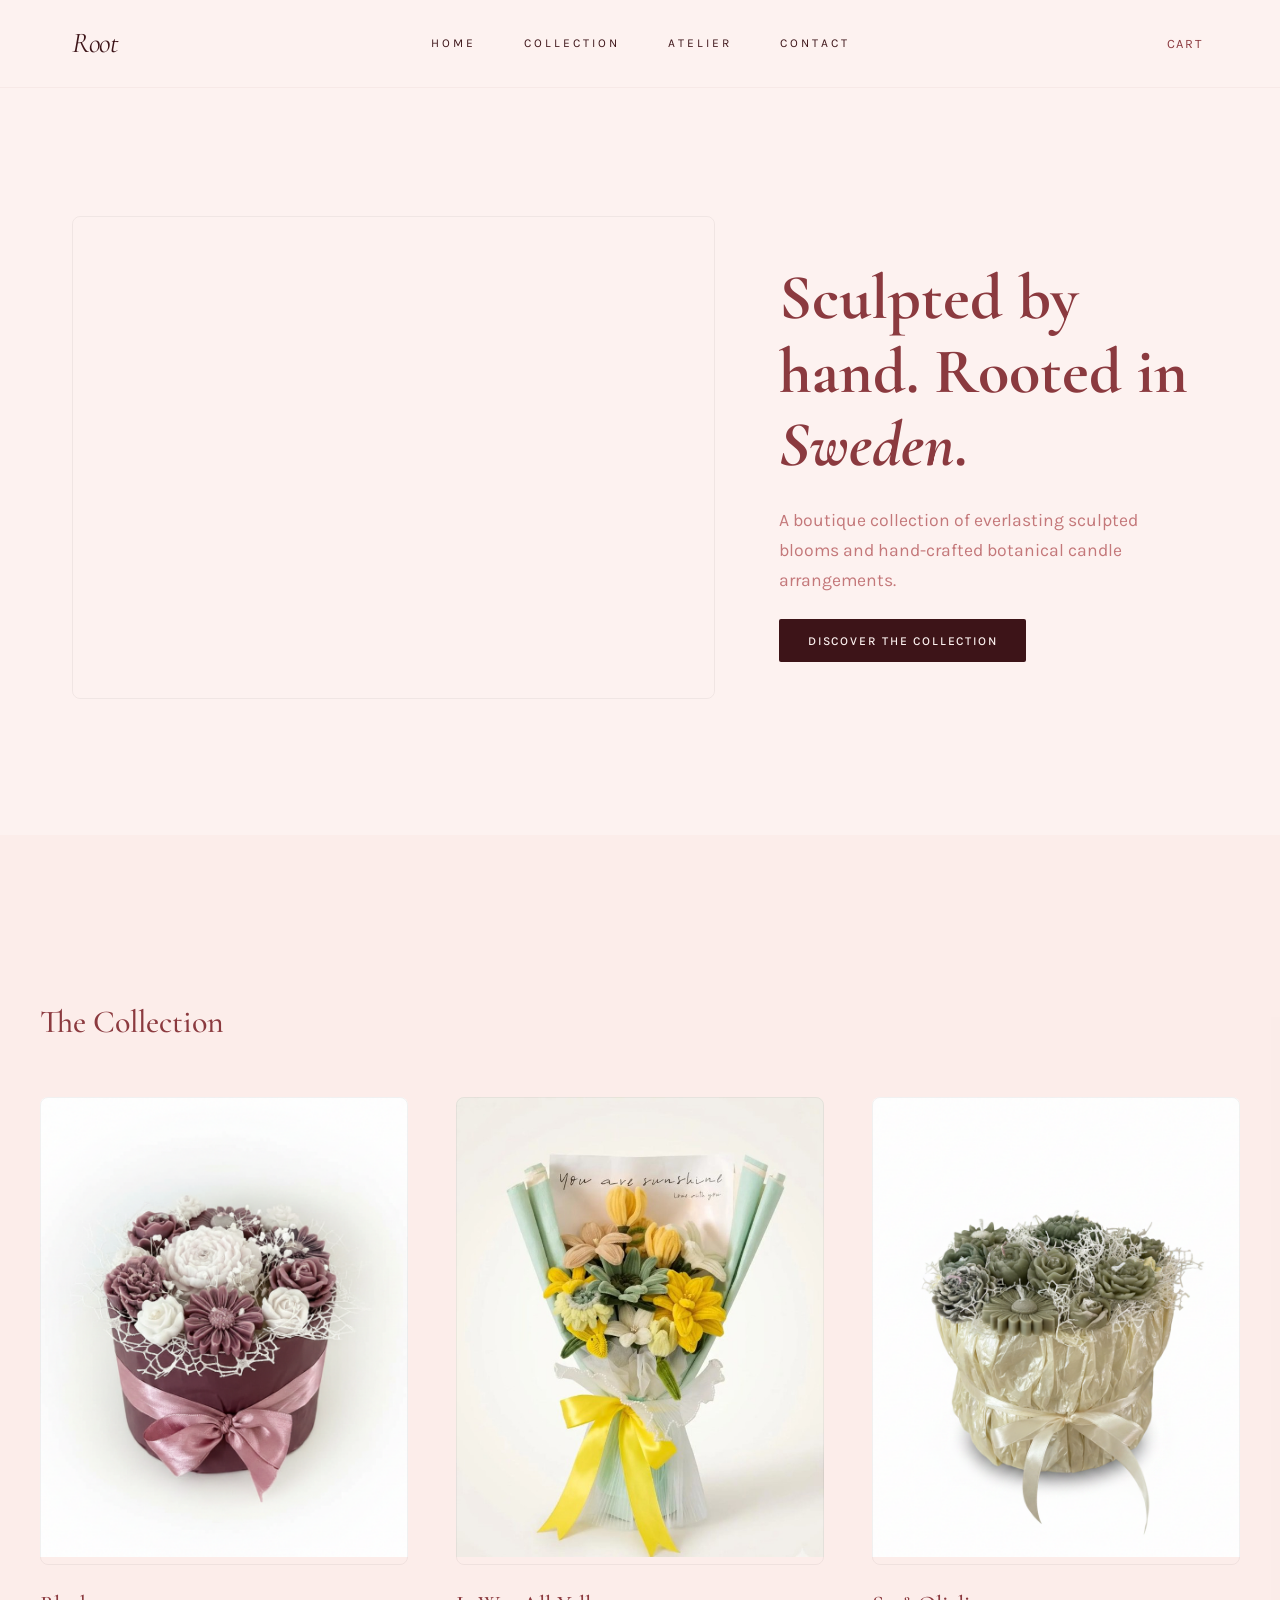
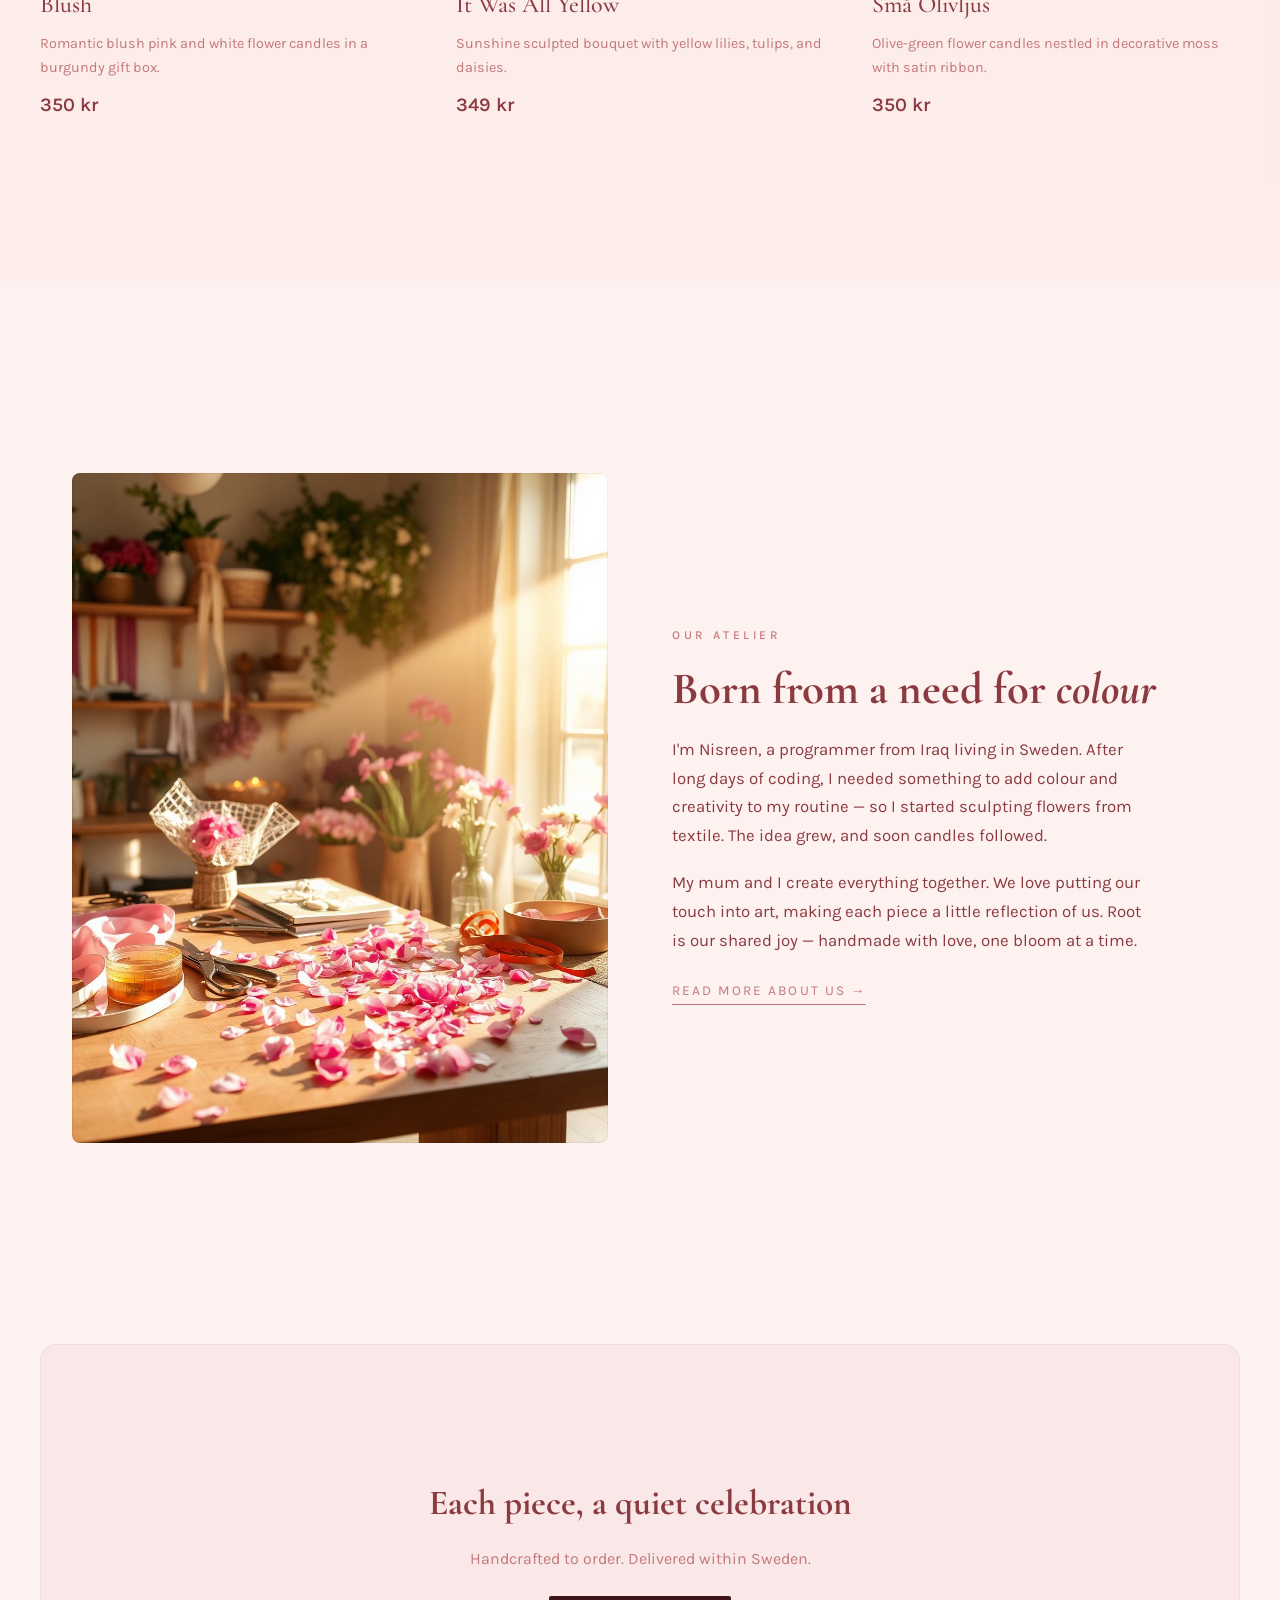
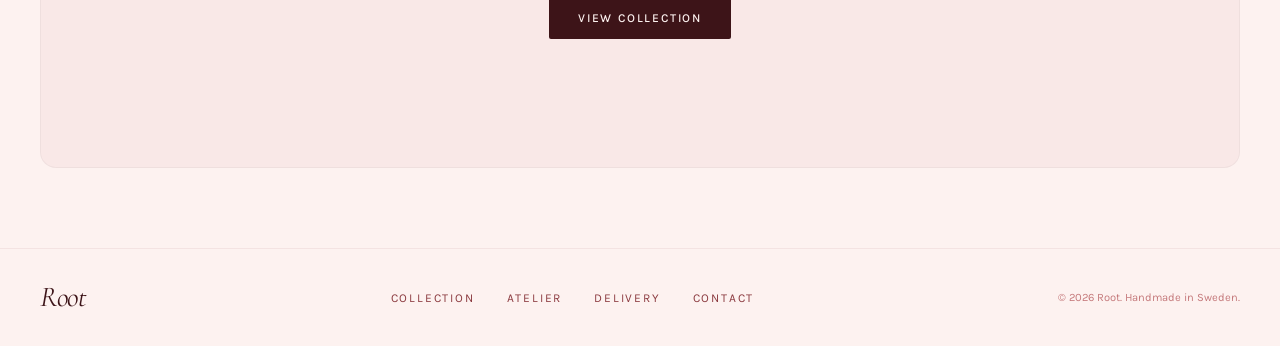
<file: index.html>
<!DOCTYPE html>
<html lang="en">
<head>
    <meta charset="UTF-8">
    <meta name="viewport" content="width=device-width, initial-scale=1.0">
    <title>Root — Handmade Flowers, Sculpted Blooms & Candles</title>
    <link rel="preconnect" href="https://fonts.googleapis.com">
    <link rel="preconnect" href="https://fonts.gstatic.com" crossorigin>
    <link href="https://fonts.googleapis.com/css2?family=Cormorant+Garamond:ital,wght@0,400;0,500;0,600;1,400;1,500&family=Karla:wght@400;500;600&display=swap" rel="stylesheet">
    <link rel="stylesheet" href="style.css">
</head>
<body>
    <!-- Navigation -->
    <nav>
        <div class="nav-container">
            <a href="index.html" class="brand">Root</a>
            <div class="nav-links">
                <a href="index.html">Home</a>
                <a href="products.html">Collection</a>
                <a href="about.html">Atelier</a>
                <a href="contact.html">Contact</a>
            </div>
            <button class="cart-btn" onclick="openCart()">Cart <span id="cartBadge" class="cart-badge">0</span></button>
            <button class="menu-btn" onclick="document.querySelector('.nav-links').classList.toggle('open')">☰</button>
        </div>
    </nav>

    <!-- Hero -->
    <section class="hero">
        <div class="hero-grid">
            <div class="hero-image">
                <video autoplay muted loop playsinline>
                    <source src="video.mp4" type="video/mp4">
                </video>
            </div>
            <div class="hero-text">
                <h1>Sculpted by hand. Rooted in <em>Sweden</em>.</h1>
                <p>A boutique collection of everlasting sculpted blooms and hand-crafted botanical candle arrangements.</p>
                <a href="#collections" class="btn">Discover the Collection</a>
            </div>
        </div>
    </section>

    <!-- Collections -->
    <section id="collections" class="collections">
        <div class="section-header">
            <h2>The Collection</h2>
        </div>
        <div class="collection-grid">
            <a href="product-blush.html" class="collection-card">
                <div class="collection-img">
                    <img src="images/blush (1).png" alt="Blush">
                </div>
                <h3>Blush</h3>
                <p>Romantic blush pink and white flower candles in a burgundy gift box.</p>
                <span class="price">350 kr</span>
            </a>
            <a href="product-yellow.html" class="collection-card">
                <div class="collection-img">
                    <img src="images/it-was-all yellow.jpg" alt="It Was All Yellow">
                </div>
                <h3>It Was All Yellow</h3>
                <p>Sunshine sculpted bouquet with yellow lilies, tulips, and daisies.</p>
                <span class="price">349 kr</span>
            </a>
            <a href="product-olivljus.html" class="collection-card">
                <div class="collection-img">
                    <img src="images/olivljus (1).png" alt="Små Olivljus">
                </div>
                <h3>Små Olivljus</h3>
                <p>Olive-green flower candles nestled in decorative moss with satin ribbon.</p>
                <span class="price">350 kr</span>
            </a>
        </div>
    </section>

    <!-- Story -->
    <section id="story" class="story">
        <div class="story-grid">
            <div class="story-image">
                <img src="images/studio.jpg" alt="Our creative studio">
            </div>
            <div class="story-text">
                <span class="label">Our Atelier</span>
                <h2>Born from a need for <em>colour</em></h2>
                <p>I'm Nisreen, a programmer from Iraq living in Sweden. After long days of coding, I needed something to add colour and creativity to my routine — so I started sculpting flowers from textile. The idea grew, and soon candles followed.</p>
                <p>My mum and I create everything together. We love putting our touch into art, making each piece a little reflection of us. Root is our shared joy — handmade with love, one bloom at a time.</p>
                <a href="about.html" class="link">Read more about us →</a>
            </div>
        </div>
    </section>

    <!-- CTA -->
    <section class="cta">
        <h2>Each piece, a quiet celebration</h2>
        <p>Handcrafted to order. Delivered within Sweden.</p>
        <a href="#collections" class="btn">View Collection</a>
    </section>

    <!-- Order Modal -->
    <div class="modal" id="orderModal">
        <div class="modal-content">
            <span class="close" onclick="closeModal()">&times;</span>
            <h2>Place Your Order</h2>
            <p id="orderProduct"></p>
            <form action="https://formsubmit.co/root27814@gmail.com" method="POST">
                <input type="hidden" name="_subject" value="New order from Root!">
                <input type="hidden" name="_captcha" value="false">
                <input type="hidden" name="product" id="produktField">
                <label>Name *</label>
                <input type="text" name="name" required>
                <label>Email *</label>
                <input type="email" name="email" required>
                <label>Phone</label>
                <input type="tel" name="phone">
                <label>Delivery Address (Sweden only) *</label>
                <textarea name="address" required placeholder="Street, postal code, city"></textarea>
                <label>Message</label>
                <textarea name="message" placeholder="Colour preferences, occasion, etc."></textarea>
                <button type="submit" class="btn">Send Order</button>
            </form>
        </div>
    </div>

    <!-- Footer -->
    <footer>
        <div class="footer-content">
            <span class="brand">Root</span>
            <div class="footer-links">
                <a href="products.html">Collection</a>
                <a href="about.html">Atelier</a>
                <a href="shipping.html">Delivery</a>
                <a href="contact.html">Contact</a>
            </div>
            <p>© 2026 Root. Handmade in Sweden.</p>
        </div>
    </footer>

    <script>
        function orderProduct(product) {
            document.getElementById('orderProduct').textContent = 'Product: ' + product;
            document.getElementById('produktField').value = product;
            document.getElementById('orderModal').style.display = 'flex';
        }
        function closeModal() {
            document.getElementById('orderModal').style.display = 'none';
        }
        window.onclick = function(e) {
            if (e.target === document.getElementById('orderModal')) closeModal();
        }
    </script>
    <script src="cart.js"></script>
</body>
</html>
</file>
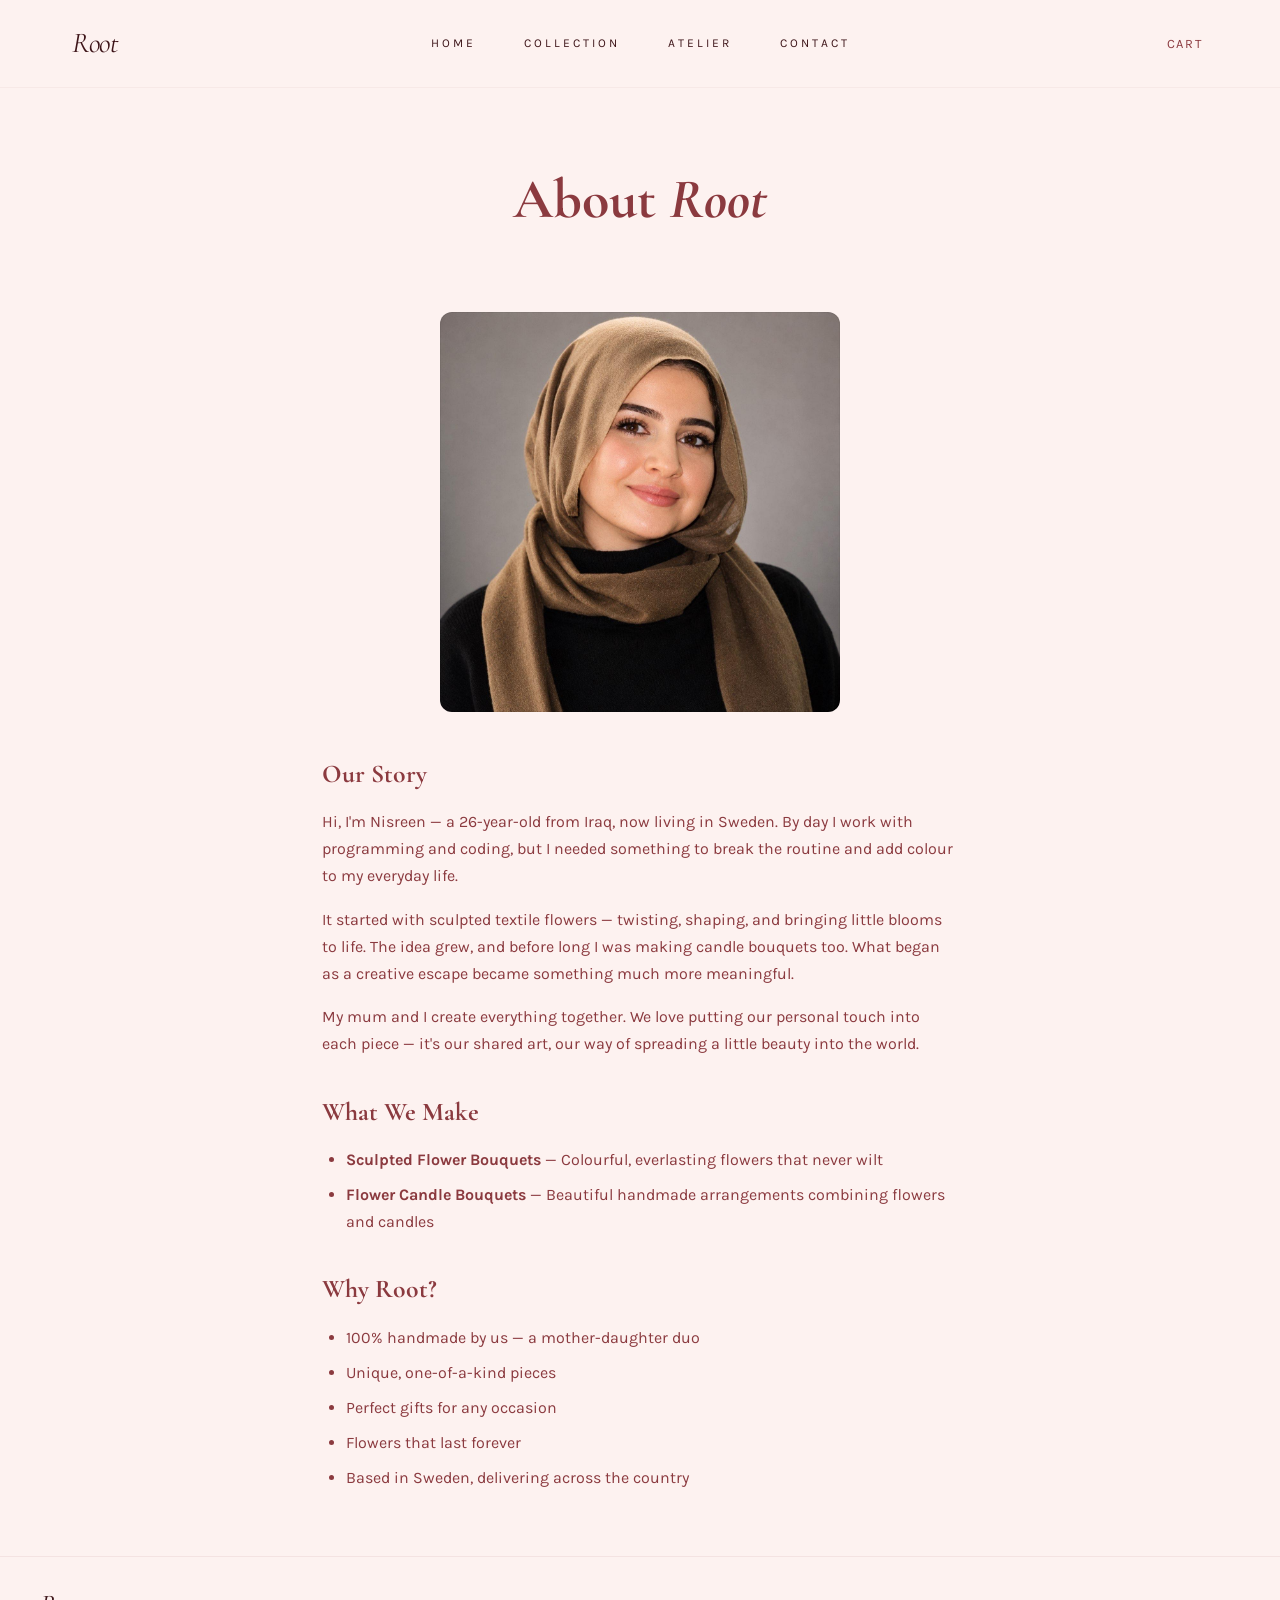
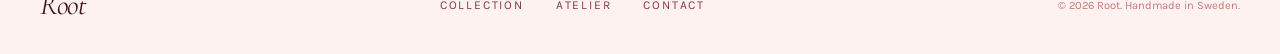
<file: about.html>
<!DOCTYPE html>
<html lang="en">
<head>
    <meta charset="UTF-8">
    <meta name="viewport" content="width=device-width, initial-scale=1.0">
    <title>About — Root</title>
    <link rel="preconnect" href="https://fonts.googleapis.com">
    <link rel="preconnect" href="https://fonts.gstatic.com" crossorigin>
    <link href="https://fonts.googleapis.com/css2?family=Cormorant+Garamond:ital,wght@0,400;0,500;0,600;1,400;1,500&family=Karla:wght@400;500;600&display=swap" rel="stylesheet">
    <link rel="stylesheet" href="style.css">
</head>
<body>
    <nav>
        <div class="nav-container">
            <a href="index.html" class="brand">Root</a>
            <div class="nav-links">
                <a href="index.html">Home</a>
                <a href="products.html">Collection</a>
                <a href="about.html">Atelier</a>
                <a href="contact.html">Contact</a>
            </div>
            <button class="cart-btn" onclick="openCart()">Cart <span id="cartBadge" class="cart-badge">0</span></button>
            <button class="menu-btn" onclick="document.querySelector('.nav-links').classList.toggle('open')">☰</button>
        </div>
    </nav>

    <section class="page-hero">
        <h1>About <em>Root</em></h1>
    </section>

    <section class="about-section">
        <div class="about-content">
            <div class="about-image">
                <img src="images/nisreen.jpg" alt="Nisreen — founder of Root">
            </div>
            <h2>Our Story</h2>
            <p>Hi, I'm Nisreen — a 26-year-old from Iraq, now living in Sweden. By day I work with programming and coding, but I needed something to break the routine and add colour to my everyday life.</p>
            <p>It started with sculpted textile flowers — twisting, shaping, and bringing little blooms to life. The idea grew, and before long I was making candle bouquets too. What began as a creative escape became something much more meaningful.</p>
            <p>My mum and I create everything together. We love putting our personal touch into each piece — it's our shared art, our way of spreading a little beauty into the world.</p>

            <h2>What We Make</h2>
            <ul>
                <li><strong>Sculpted Flower Bouquets</strong> — Colourful, everlasting flowers that never wilt</li>
                <li><strong>Flower Candle Bouquets</strong> — Beautiful handmade arrangements combining flowers and candles</li>
            </ul>

            <h2>Why Root?</h2>
            <ul>
                <li>100% handmade by us — a mother-daughter duo</li>
                <li>Unique, one-of-a-kind pieces</li>
                <li>Perfect gifts for any occasion</li>
                <li>Flowers that last forever</li>
                <li>Based in Sweden, delivering across the country</li>
            </ul>
        </div>
    </section>

    <footer>
        <div class="footer-content">
            <span class="brand">Root</span>
            <div class="footer-links">
                <a href="products.html">Collection</a>
                <a href="about.html">Atelier</a>
                <a href="contact.html">Contact</a>
            </div>
            <p>© 2026 Root. Handmade in Sweden.</p>
        </div>
    </footer>
    <script src="cart.js"></script>
</body>
</html>
</file>
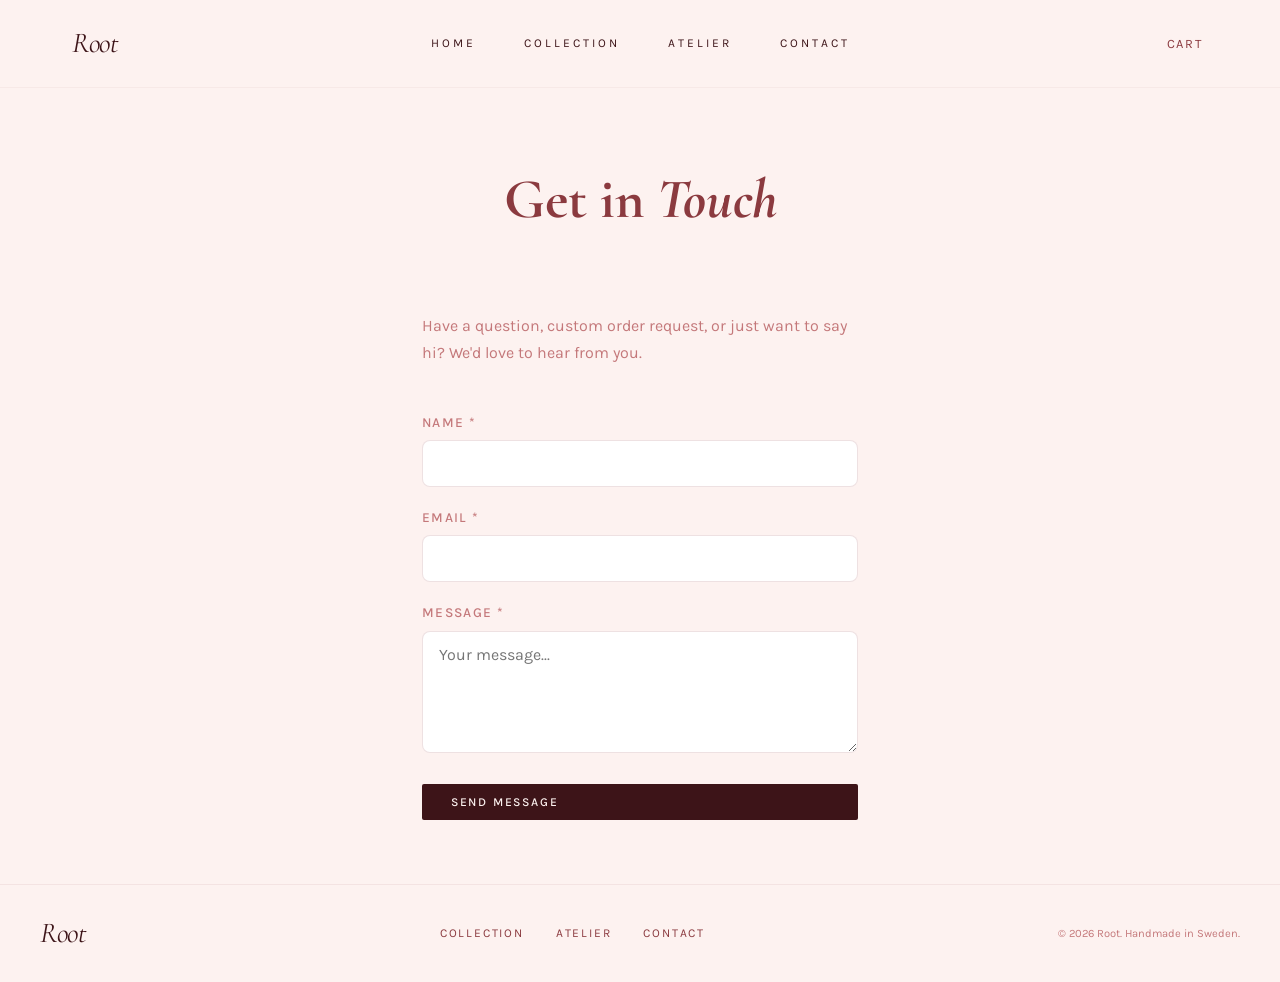
<file: contact.html>
<!DOCTYPE html>
<html lang="en">
<head>
    <meta charset="UTF-8">
    <meta name="viewport" content="width=device-width, initial-scale=1.0">
    <title>Contact — Root</title>
    <link rel="preconnect" href="https://fonts.googleapis.com">
    <link rel="preconnect" href="https://fonts.gstatic.com" crossorigin>
    <link href="https://fonts.googleapis.com/css2?family=Cormorant+Garamond:ital,wght@0,400;0,500;0,600;1,400;1,500&family=Karla:wght@400;500;600&display=swap" rel="stylesheet">
    <link rel="stylesheet" href="style.css">
</head>
<body>
    <nav>
        <div class="nav-container">
            <a href="index.html" class="brand">Root</a>
            <div class="nav-links">
                <a href="index.html">Home</a>
                <a href="products.html">Collection</a>
                <a href="about.html">Atelier</a>
                <a href="contact.html">Contact</a>
            </div>
            <button class="cart-btn" onclick="openCart()">Cart <span id="cartBadge" class="cart-badge">0</span></button>
            <button class="menu-btn" onclick="document.querySelector('.nav-links').classList.toggle('open')">☰</button>
        </div>
    </nav>

    <section class="page-hero">
        <h1>Get in <em>Touch</em></h1>
    </section>

    <section class="contact-section">
        <div class="contact-content">
            <p>Have a question, custom order request, or just want to say hi? We'd love to hear from you.</p>
            <form action="https://formsubmit.co/root27814@gmail.com" method="POST">
                <input type="hidden" name="_subject" value="New message from Root website!">
                <input type="hidden" name="_captcha" value="false">
                <label>Name *</label>
                <input type="text" name="name" required>
                <label>Email *</label>
                <input type="email" name="email" required>
                <label>Message *</label>
                <textarea name="message" required rows="5" placeholder="Your message..."></textarea>
                <button type="submit" class="btn">Send Message</button>
            </form>
        </div>
    </section>

    <footer>
        <div class="footer-content">
            <span class="brand">Root</span>
            <div class="footer-links">
                <a href="products.html">Collection</a>
                <a href="about.html">Atelier</a>
                <a href="contact.html">Contact</a>
            </div>
            <p>© 2026 Root. Handmade in Sweden.</p>
        </div>
    </footer>
    <script src="cart.js"></script>
</body>
</html>
</file>
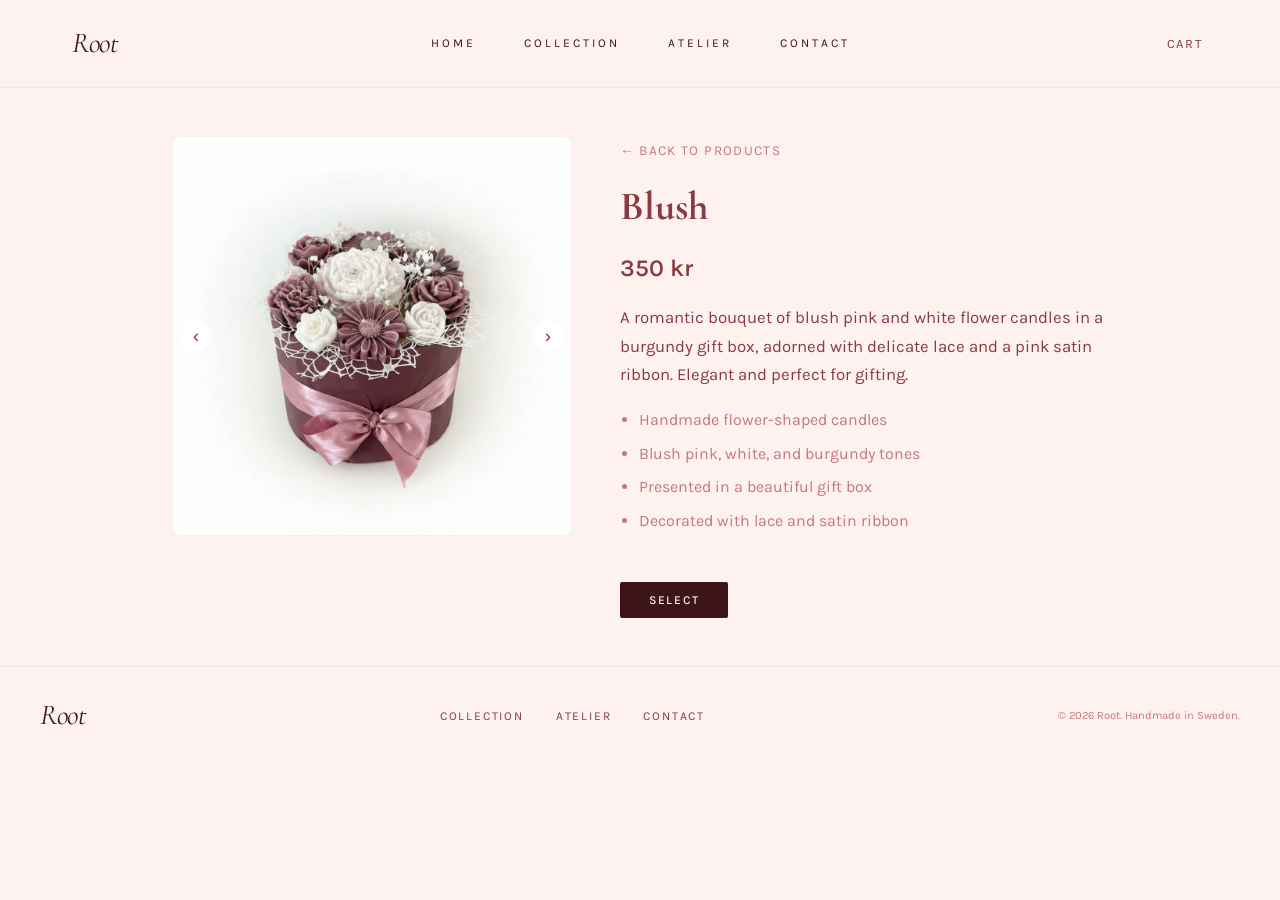
<file: product-blush.html>
<!DOCTYPE html>
<html lang="en">
<head>
    <meta charset="UTF-8">
    <meta name="viewport" content="width=device-width, initial-scale=1.0">
    <title>Blush — Root</title>
    <link rel="preconnect" href="https://fonts.googleapis.com">
    <link rel="preconnect" href="https://fonts.gstatic.com" crossorigin>
    <link href="https://fonts.googleapis.com/css2?family=Cormorant+Garamond:ital,wght@0,400;0,500;0,600;1,400;1,500&family=Karla:wght@400;500;600&display=swap" rel="stylesheet">
    <link rel="stylesheet" href="style.css">
</head>
<body>
    <nav>
        <div class="nav-container">
            <a href="index.html" class="brand">Root</a>
            <div class="nav-links">
                <a href="index.html">Home</a>
                <a href="products.html">Collection</a>
                <a href="about.html">Atelier</a>
                <a href="contact.html">Contact</a>
            </div>
            <button class="cart-btn" onclick="openCart()">Cart <span id="cartBadge" class="cart-badge">0</span></button>
            <button class="menu-btn" onclick="document.querySelector('.nav-links').classList.toggle('open')">☰</button>
        </div>
    </nav>

    <section class="product-detail">
        <div class="detail-grid">
            <div class="detail-images">
                <div class="slider">
                    <div class="slides">
                        <img src="images/blush (1).png" alt="Blush">
                        <img src="images/blush (2).png" alt="Blush – top view">
                    </div>
                    <button class="slide-btn prev" onclick="slide(this,-1)">‹</button>
                    <button class="slide-btn next" onclick="slide(this,1)">›</button>
                </div>
            </div>
            <div class="detail-info">
                <a href="products.html" class="back-link">← Back to products</a>
                <h1>Blush</h1>
                <span class="price">350 kr</span>
                <p>A romantic bouquet of blush pink and white flower candles in a burgundy gift box, adorned with delicate lace and a pink satin ribbon. Elegant and perfect for gifting.</p>
                <ul class="detail-list">
                    <li>Handmade flower-shaped candles</li>
                    <li>Blush pink, white, and burgundy tones</li>
                    <li>Presented in a beautiful gift box</li>
                    <li>Decorated with lace and satin ribbon</li>
                </ul>
                <button class="btn" onclick="addToCart('Blush', 350)">Select</button>
            </div>
        </div>
    </section>

    <footer>
        <div class="footer-content">
            <span class="brand">Root</span>
            <div class="footer-links">
                <a href="products.html">Collection</a>
                <a href="about.html">Atelier</a>
                <a href="contact.html">Contact</a>
            </div>
            <p>© 2026 Root. Handmade in Sweden.</p>
        </div>
    </footer>
    <script src="cart.js"></script>
</body>
</html>
</file>
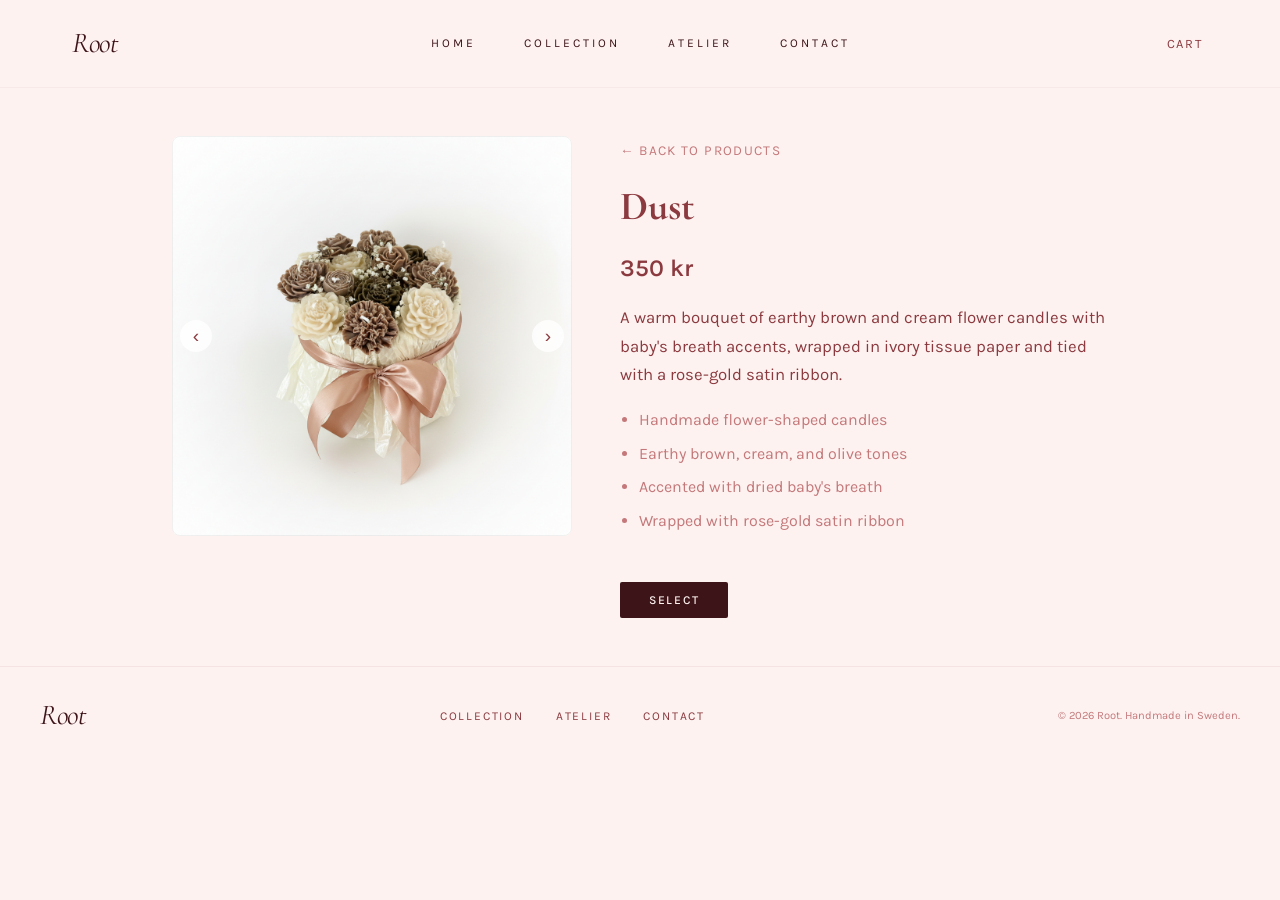
<file: product-dust.html>
<!DOCTYPE html>
<html lang="en">
<head>
    <meta charset="UTF-8">
    <meta name="viewport" content="width=device-width, initial-scale=1.0">
    <title>Dust — Root</title>
    <link rel="preconnect" href="https://fonts.googleapis.com">
    <link rel="preconnect" href="https://fonts.gstatic.com" crossorigin>
    <link href="https://fonts.googleapis.com/css2?family=Cormorant+Garamond:ital,wght@0,400;0,500;0,600;1,400;1,500&family=Karla:wght@400;500;600&display=swap" rel="stylesheet">
    <link rel="stylesheet" href="style.css">
</head>
<body>
    <nav>
        <div class="nav-container">
            <a href="index.html" class="brand">Root</a>
            <div class="nav-links">
                <a href="index.html">Home</a>
                <a href="products.html">Collection</a>
                <a href="about.html">Atelier</a>
                <a href="contact.html">Contact</a>
            </div>
            <button class="cart-btn" onclick="openCart()">Cart <span id="cartBadge" class="cart-badge">0</span></button>
            <button class="menu-btn" onclick="document.querySelector('.nav-links').classList.toggle('open')">☰</button>
        </div>
    </nav>

    <section class="product-detail">
        <div class="detail-grid">
            <div class="detail-images">
                <div class="slider">
                    <div class="slides">
                        <img src="images/Dust (1).png" alt="Dust">
                        <img src="images/Dust (2).png" alt="Dust – top view">
                    </div>
                    <button class="slide-btn prev" onclick="slide(this,-1)">‹</button>
                    <button class="slide-btn next" onclick="slide(this,1)">›</button>
                </div>
            </div>
            <div class="detail-info">
                <a href="products.html" class="back-link">← Back to products</a>
                <h1>Dust</h1>
                <span class="price">350 kr</span>
                <p>A warm bouquet of earthy brown and cream flower candles with baby's breath accents, wrapped in ivory tissue paper and tied with a rose-gold satin ribbon.</p>
                <ul class="detail-list">
                    <li>Handmade flower-shaped candles</li>
                    <li>Earthy brown, cream, and olive tones</li>
                    <li>Accented with dried baby's breath</li>
                    <li>Wrapped with rose-gold satin ribbon</li>
                </ul>
                <button class="btn" onclick="addToCart('Dust', 350)">Select</button>
            </div>
        </div>
    </section>

    <footer>
        <div class="footer-content">
            <span class="brand">Root</span>
            <div class="footer-links">
                <a href="products.html">Collection</a>
                <a href="about.html">Atelier</a>
                <a href="contact.html">Contact</a>
            </div>
            <p>© 2026 Root. Handmade in Sweden.</p>
        </div>
    </footer>
    <script src="cart.js"></script>
</body>
</html>
</file>
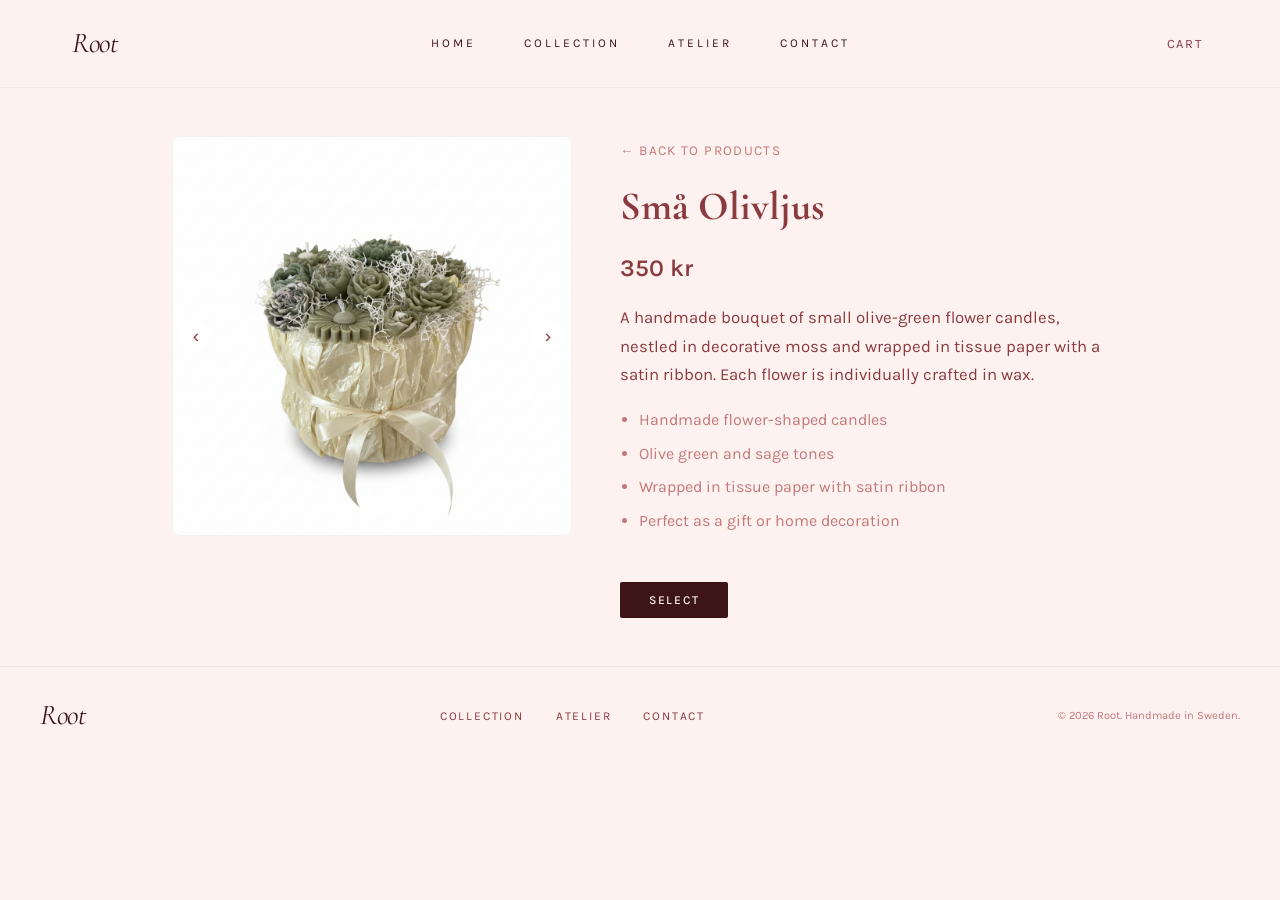
<file: product-olivljus.html>
<!DOCTYPE html>
<html lang="en">
<head>
    <meta charset="UTF-8">
    <meta name="viewport" content="width=device-width, initial-scale=1.0">
    <title>Små Olivljus — Root</title>
    <link rel="preconnect" href="https://fonts.googleapis.com">
    <link rel="preconnect" href="https://fonts.gstatic.com" crossorigin>
    <link href="https://fonts.googleapis.com/css2?family=Cormorant+Garamond:ital,wght@0,400;0,500;0,600;1,400;1,500&family=Karla:wght@400;500;600&display=swap" rel="stylesheet">
    <link rel="stylesheet" href="style.css">
</head>
<body>
    <nav>
        <div class="nav-container">
            <a href="index.html" class="brand">Root</a>
            <div class="nav-links">
                <a href="index.html">Home</a>
                <a href="products.html">Collection</a>
                <a href="about.html">Atelier</a>
                <a href="contact.html">Contact</a>
            </div>
            <button class="cart-btn" onclick="openCart()">Cart <span id="cartBadge" class="cart-badge">0</span></button>
            <button class="menu-btn" onclick="document.querySelector('.nav-links').classList.toggle('open')">☰</button>
        </div>
    </nav>

    <section class="product-detail">
        <div class="detail-grid">
            <div class="detail-images">
                <div class="slider">
                    <div class="slides">
                        <img src="images/olivljus (1).png" alt="Små Olivljus">
                        <img src="images/olivljus (2).png" alt="Små Olivljus – top view">
                    </div>
                    <button class="slide-btn prev" onclick="slide(this,-1)">‹</button>
                    <button class="slide-btn next" onclick="slide(this,1)">›</button>
                </div>
            </div>
            <div class="detail-info">
                <a href="products.html" class="back-link">← Back to products</a>
                <h1>Små Olivljus</h1>
                <span class="price">350 kr</span>
                <p>A handmade bouquet of small olive-green flower candles, nestled in decorative moss and wrapped in tissue paper with a satin ribbon. Each flower is individually crafted in wax.</p>
                <ul class="detail-list">
                    <li>Handmade flower-shaped candles</li>
                    <li>Olive green and sage tones</li>
                    <li>Wrapped in tissue paper with satin ribbon</li>
                    <li>Perfect as a gift or home decoration</li>
                </ul>
                <button class="btn" onclick="addToCart('Små Olivljus', 350)">Select</button>
            </div>
        </div>
    </section>

    <footer>
        <div class="footer-content">
            <span class="brand">Root</span>
            <div class="footer-links">
                <a href="products.html">Collection</a>
                <a href="about.html">Atelier</a>
                <a href="contact.html">Contact</a>
            </div>
            <p>© 2026 Root. Handmade in Sweden.</p>
        </div>
    </footer>
    <script src="cart.js"></script>
</body>
</html>
</file>
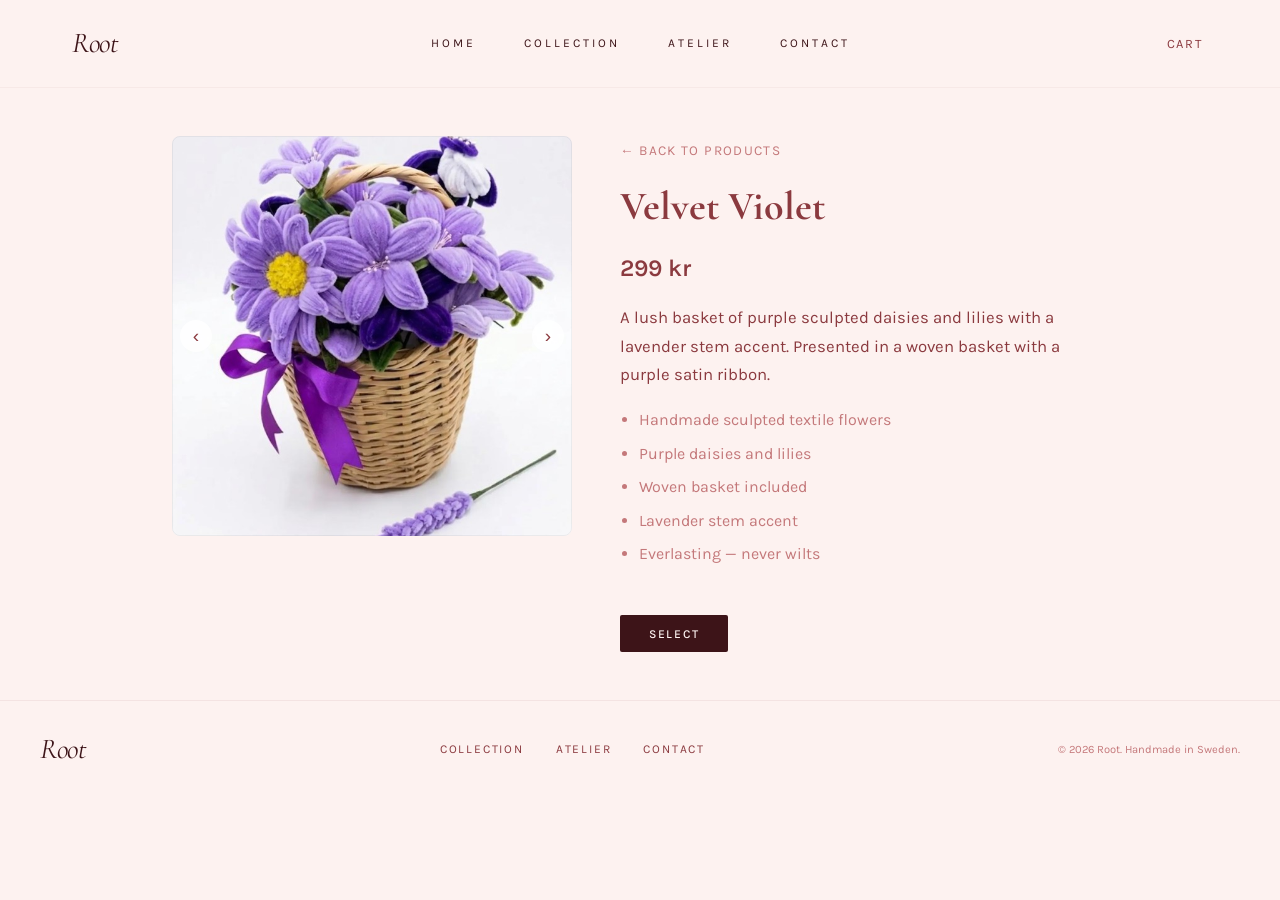
<file: product-velvet.html>
<!DOCTYPE html>
<html lang="en">
<head>
    <meta charset="UTF-8">
    <meta name="viewport" content="width=device-width, initial-scale=1.0">
    <title>Velvet Violet — Root</title>
    <link rel="preconnect" href="https://fonts.googleapis.com">
    <link rel="preconnect" href="https://fonts.gstatic.com" crossorigin>
    <link href="https://fonts.googleapis.com/css2?family=Cormorant+Garamond:ital,wght@0,400;0,500;0,600;1,400;1,500&family=Karla:wght@400;500;600&display=swap" rel="stylesheet">
    <link rel="stylesheet" href="style.css">
</head>
<body>
    <nav>
        <div class="nav-container">
            <a href="index.html" class="brand">Root</a>
            <div class="nav-links">
                <a href="index.html">Home</a>
                <a href="products.html">Collection</a>
                <a href="about.html">Atelier</a>
                <a href="contact.html">Contact</a>
            </div>
            <button class="cart-btn" onclick="openCart()">Cart <span id="cartBadge" class="cart-badge">0</span></button>
            <button class="menu-btn" onclick="document.querySelector('.nav-links').classList.toggle('open')">☰</button>
        </div>
    </nav>

    <section class="product-detail">
        <div class="detail-grid">
            <div class="detail-images">
                <div class="slider">
                    <div class="slides">
                        <img src="images/velvet1.jpg" alt="Velvet Violet">
                        <img src="images/velvet2.jpg" alt="Velvet Violet – close up">
                        <img src="images/velvet3.jpg" alt="Velvet Violet – top view">
                    </div>
                    <button class="slide-btn prev" onclick="slide(this,-1)">‹</button>
                    <button class="slide-btn next" onclick="slide(this,1)">›</button>
                </div>
            </div>
            <div class="detail-info">
                <a href="products.html" class="back-link">← Back to products</a>
                <h1>Velvet Violet</h1>
                <span class="price">299 kr</span>
                <p>A lush basket of purple sculpted daisies and lilies with a lavender stem accent. Presented in a woven basket with a purple satin ribbon.</p>
                <ul class="detail-list">
                    <li>Handmade sculpted textile flowers</li>
                    <li>Purple daisies and lilies</li>
                    <li>Woven basket included</li>
                    <li>Lavender stem accent</li>
                    <li>Everlasting — never wilts</li>
                </ul>
                <button class="btn" onclick="addToCart('Velvet Violet', 299)">Select</button>
            </div>
        </div>
    </section>

    <footer>
        <div class="footer-content">
            <span class="brand">Root</span>
            <div class="footer-links">
                <a href="products.html">Collection</a>
                <a href="about.html">Atelier</a>
                <a href="contact.html">Contact</a>
            </div>
            <p>© 2026 Root. Handmade in Sweden.</p>
        </div>
    </footer>
    <script src="cart.js"></script>
</body>
</html>
</file>
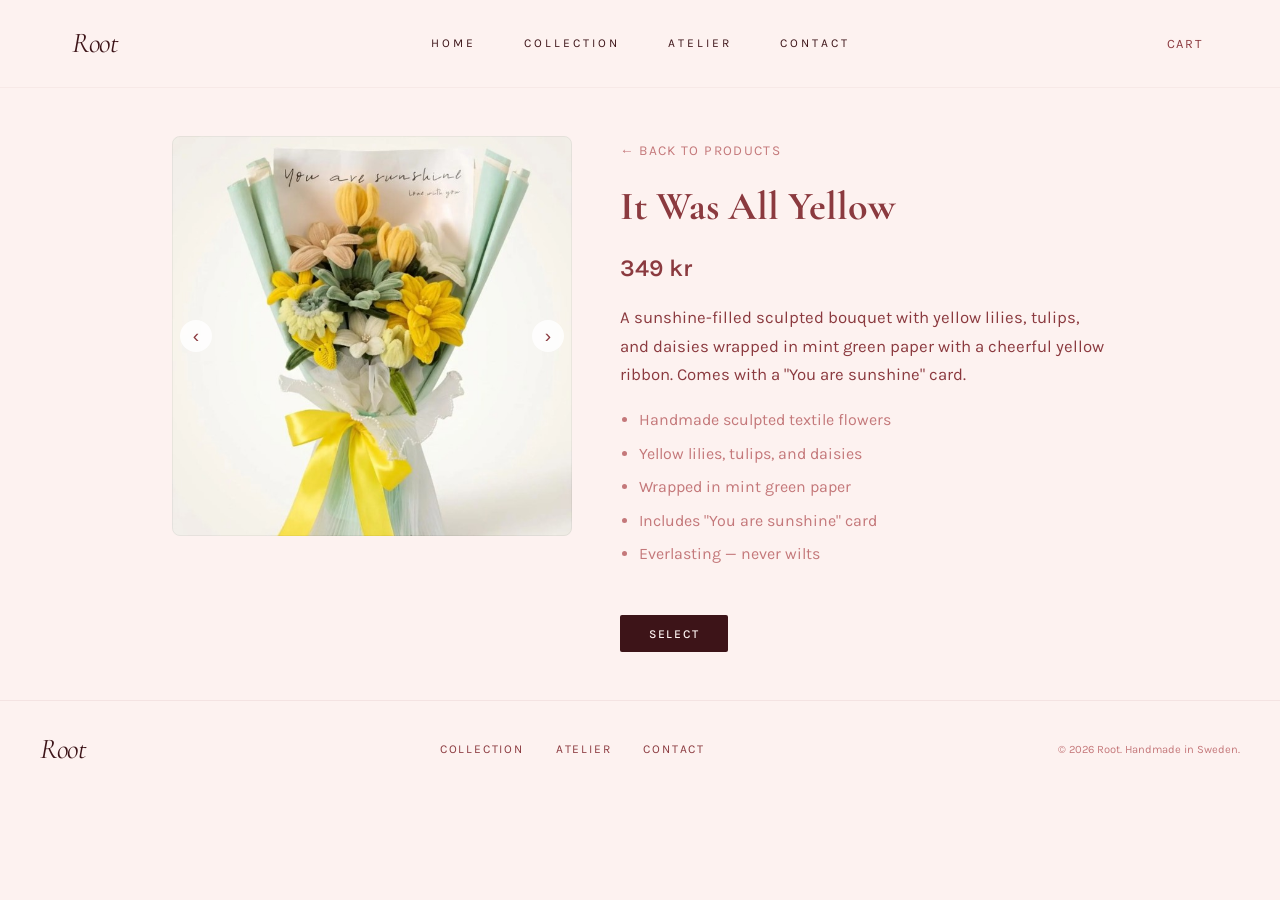
<file: product-yellow.html>
<!DOCTYPE html>
<html lang="en">
<head>
    <meta charset="UTF-8">
    <meta name="viewport" content="width=device-width, initial-scale=1.0">
    <title>It Was All Yellow — Root</title>
    <link rel="preconnect" href="https://fonts.googleapis.com">
    <link rel="preconnect" href="https://fonts.gstatic.com" crossorigin>
    <link href="https://fonts.googleapis.com/css2?family=Cormorant+Garamond:ital,wght@0,400;0,500;0,600;1,400;1,500&family=Karla:wght@400;500;600&display=swap" rel="stylesheet">
    <link rel="stylesheet" href="style.css">
</head>
<body>
    <nav>
        <div class="nav-container">
            <a href="index.html" class="brand">Root</a>
            <div class="nav-links">
                <a href="index.html">Home</a>
                <a href="products.html">Collection</a>
                <a href="about.html">Atelier</a>
                <a href="contact.html">Contact</a>
            </div>
            <button class="cart-btn" onclick="openCart()">Cart <span id="cartBadge" class="cart-badge">0</span></button>
            <button class="menu-btn" onclick="document.querySelector('.nav-links').classList.toggle('open')">☰</button>
        </div>
    </nav>

    <section class="product-detail">
        <div class="detail-grid">
            <div class="detail-images">
                <div class="slider">
                    <div class="slides">
                        <img src="images/it-was-all yellow.jpg" alt="It Was All Yellow">
                        <img src="images/it-was-all yellow2.jpg" alt="It Was All Yellow – close up">
                    </div>
                    <button class="slide-btn prev" onclick="slide(this,-1)">‹</button>
                    <button class="slide-btn next" onclick="slide(this,1)">›</button>
                </div>
            </div>
            <div class="detail-info">
                <a href="products.html" class="back-link">← Back to products</a>
                <h1>It Was All Yellow</h1>
                <span class="price">349 kr</span>
                <p>A sunshine-filled sculpted bouquet with yellow lilies, tulips, and daisies wrapped in mint green paper with a cheerful yellow ribbon. Comes with a "You are sunshine" card.</p>
                <ul class="detail-list">
                    <li>Handmade sculpted textile flowers</li>
                    <li>Yellow lilies, tulips, and daisies</li>
                    <li>Wrapped in mint green paper</li>
                    <li>Includes "You are sunshine" card</li>
                    <li>Everlasting — never wilts</li>
                </ul>
                <button class="btn" onclick="addToCart('It Was All Yellow', 349)">Select</button>
            </div>
        </div>
    </section>

    <footer>
        <div class="footer-content">
            <span class="brand">Root</span>
            <div class="footer-links">
                <a href="products.html">Collection</a>
                <a href="about.html">Atelier</a>
                <a href="contact.html">Contact</a>
            </div>
            <p>© 2026 Root. Handmade in Sweden.</p>
        </div>
    </footer>
    <script src="cart.js"></script>
</body>
</html>
</file>
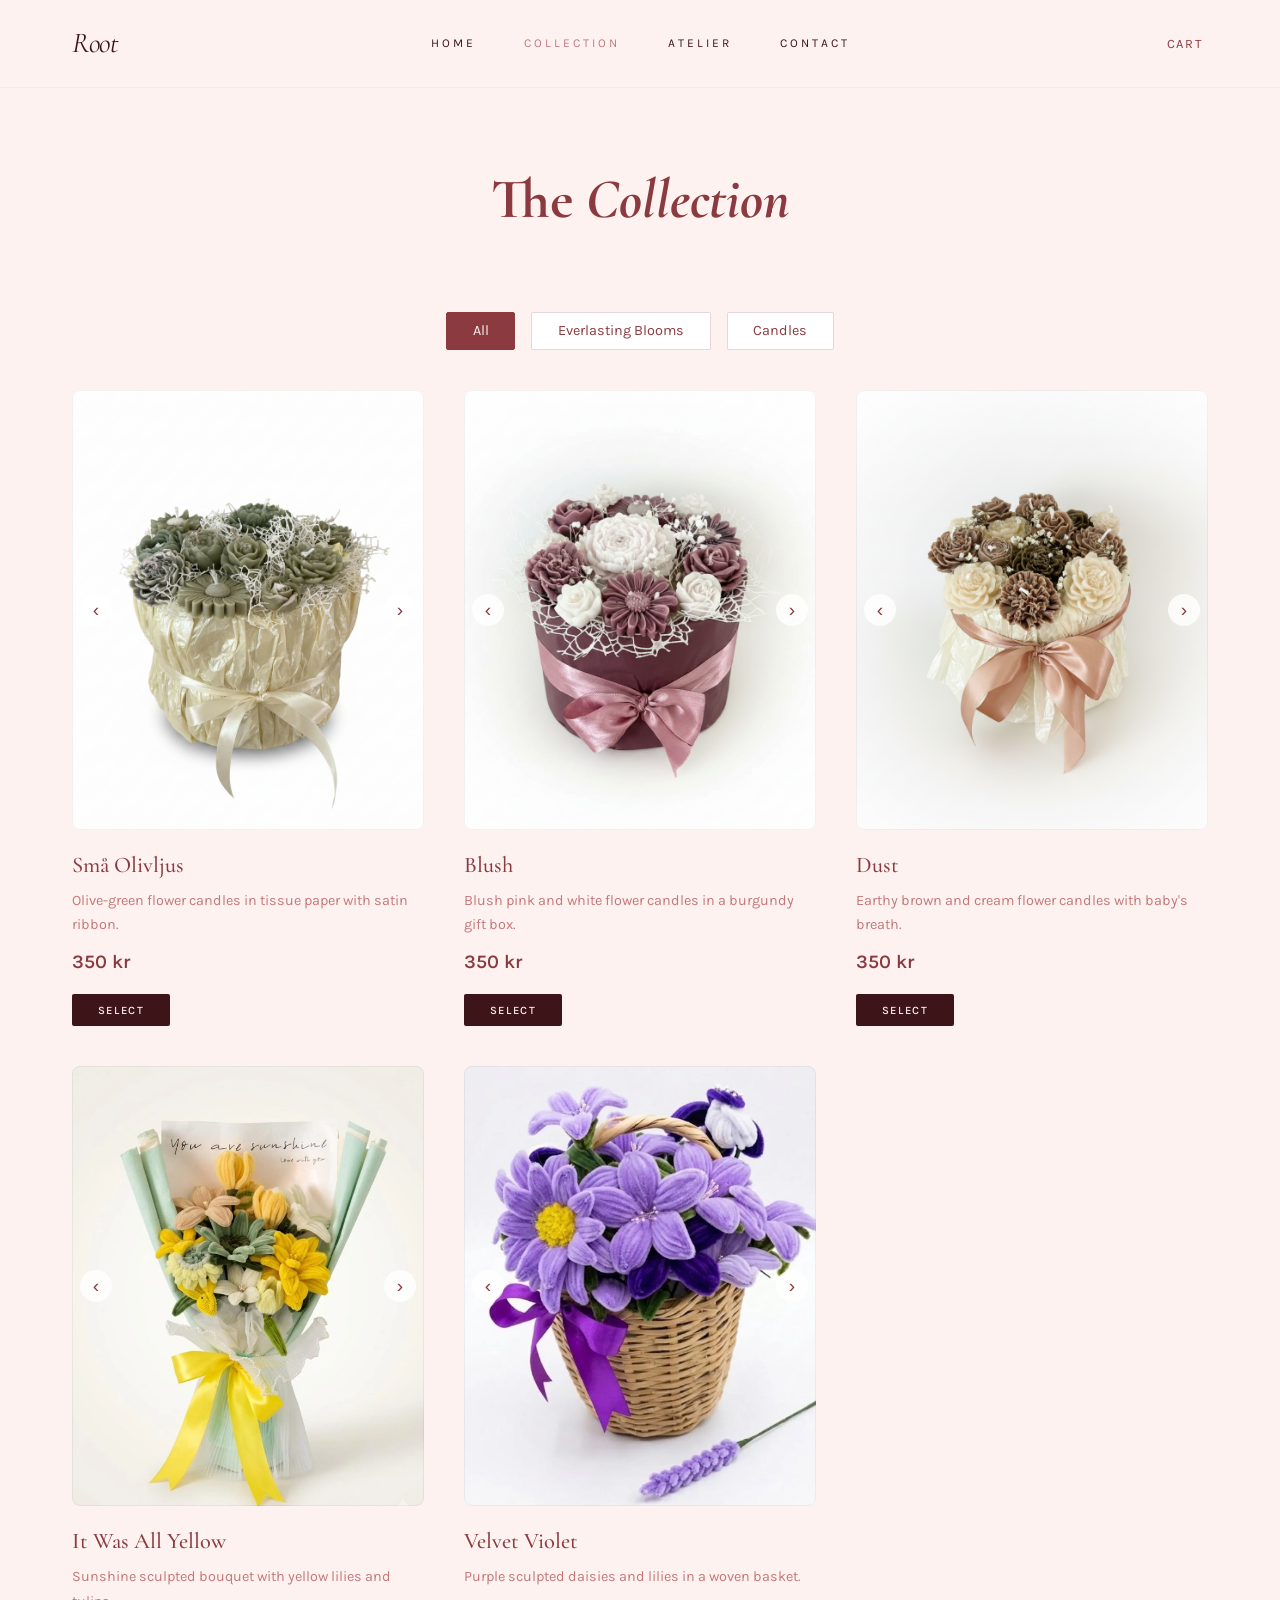
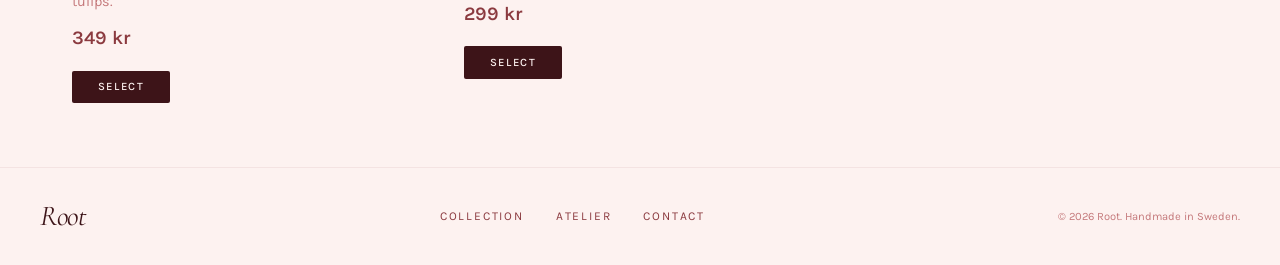
<file: products.html>
<!DOCTYPE html>
<html lang="en">
<head>
    <meta charset="UTF-8">
    <meta name="viewport" content="width=device-width, initial-scale=1.0">
    <title>Products — Root</title>
    <link rel="preconnect" href="https://fonts.googleapis.com">
    <link rel="preconnect" href="https://fonts.gstatic.com" crossorigin>
    <link href="https://fonts.googleapis.com/css2?family=Cormorant+Garamond:ital,wght@0,400;0,500;0,600;1,400;1,500&family=Karla:wght@400;500;600&display=swap" rel="stylesheet">
    <link rel="stylesheet" href="style.css">
</head>
<body>
    <nav>
        <div class="nav-container">
            <a href="index.html" class="brand">Root</a>
            <div class="nav-links">
                <a href="index.html">Home</a>
                <a href="products.html" class="active">Collection</a>
                <a href="about.html">Atelier</a>
                <a href="contact.html">Contact</a>
            </div>
            <button class="cart-btn" onclick="openCart()">Cart <span id="cartBadge" class="cart-badge">0</span></button>
            <button class="menu-btn" onclick="document.querySelector('.nav-links').classList.toggle('open')">☰</button>
        </div>
    </nav>

    <section class="page-hero">
        <h1>The <em>Collection</em></h1>
    </section>

    <section class="products-section">
        <div class="filter-bar">
            <button class="filter-btn active" onclick="filterProducts('all')">All</button>
            <button class="filter-btn" onclick="filterProducts('pipecleaner')">Everlasting Blooms</button>
            <button class="filter-btn" onclick="filterProducts('candle')">Candles</button>
        </div>

        <div class="product-grid">
            <div class="product-card" data-category="candle">
                <a href="product-olivljus.html" class="product-link">
                    <div class="slider" onclick="event.stopPropagation()">
                        <div class="slides">
                            <img src="images/olivljus (1).png" alt="Små Olivljus">
                            <img src="images/olivljus (2).png" alt="Små Olivljus – top view">
                        </div>
                        <button class="slide-btn prev" onclick="event.preventDefault();slide(this,-1)">‹</button>
                        <button class="slide-btn next" onclick="event.preventDefault();slide(this,1)">›</button>
                    </div>
                    <h3>Små Olivljus</h3>
                </a>
                <p>Olive-green flower candles in tissue paper with satin ribbon.</p>
                <span class="price">350 kr</span>
                <button class="btn btn-sm" onclick="addToCart('Små Olivljus', 350)">Select</button>
            </div>

            <div class="product-card" data-category="candle">
                <a href="product-blush.html" class="product-link">
                    <div class="slider" onclick="event.stopPropagation()">
                        <div class="slides">
                            <img src="images/blush (1).png" alt="Blush">
                            <img src="images/blush (2).png" alt="Blush – top view">
                        </div>
                        <button class="slide-btn prev" onclick="event.preventDefault();slide(this,-1)">‹</button>
                        <button class="slide-btn next" onclick="event.preventDefault();slide(this,1)">›</button>
                    </div>
                    <h3>Blush</h3>
                </a>
                <p>Blush pink and white flower candles in a burgundy gift box.</p>
                <span class="price">350 kr</span>
                <button class="btn btn-sm" onclick="addToCart('Blush', 350)">Select</button>
            </div>

            <div class="product-card" data-category="candle">
                <a href="product-dust.html" class="product-link">
                    <div class="slider" onclick="event.stopPropagation()">
                        <div class="slides">
                            <img src="images/Dust (1).png" alt="Dust">
                            <img src="images/Dust (2).png" alt="Dust – top view">
                        </div>
                        <button class="slide-btn prev" onclick="event.preventDefault();slide(this,-1)">‹</button>
                        <button class="slide-btn next" onclick="event.preventDefault();slide(this,1)">›</button>
                    </div>
                    <h3>Dust</h3>
                </a>
                <p>Earthy brown and cream flower candles with baby's breath.</p>
                <span class="price">350 kr</span>
                <button class="btn btn-sm" onclick="addToCart('Dust', 350)">Select</button>
            </div>

            <div class="product-card" data-category="pipecleaner">
                <a href="product-yellow.html" class="product-link">
                    <div class="slider" onclick="event.stopPropagation()">
                        <div class="slides">
                            <img src="images/it-was-all yellow.jpg" alt="It Was All Yellow">
                            <img src="images/it-was-all yellow2.jpg" alt="It Was All Yellow – close up">
                        </div>
                        <button class="slide-btn prev" onclick="event.preventDefault();slide(this,-1)">‹</button>
                        <button class="slide-btn next" onclick="event.preventDefault();slide(this,1)">›</button>
                    </div>
                    <h3>It Was All Yellow</h3>
                </a>
                <p>Sunshine sculpted bouquet with yellow lilies and tulips.</p>
                <span class="price">349 kr</span>
                <button class="btn btn-sm" onclick="addToCart('It Was All Yellow', 349)">Select</button>
            </div>

            <div class="product-card" data-category="pipecleaner">
                <a href="product-velvet.html" class="product-link">
                    <div class="slider" onclick="event.stopPropagation()">
                        <div class="slides">
                            <img src="images/velvet1.jpg" alt="Velvet Violet">
                            <img src="images/velvet2.jpg" alt="Velvet Violet – close up">
                            <img src="images/velvet3.jpg" alt="Velvet Violet – top view">
                        </div>
                        <button class="slide-btn prev" onclick="event.preventDefault();slide(this,-1)">‹</button>
                        <button class="slide-btn next" onclick="event.preventDefault();slide(this,1)">›</button>
                    </div>
                    <h3>Velvet Violet</h3>
                </a>
                <p>Purple sculpted daisies and lilies in a woven basket.</p>
                <span class="price">299 kr</span>
                <button class="btn btn-sm" onclick="addToCart('Velvet Violet', 299)">Select</button>
            </div>
        </div>
    </section>

    <!-- Cart Modal -->
    <div class="modal" id="cartModal">
        <div class="modal-content">
            <span class="close" onclick="closeCart()">&times;</span>
            <h2>Your Cart</h2>
            <div id="cartItems"></div>
            <p id="cartTotal" class="cart-total"></p>
            <button class="btn" onclick="checkout()">Proceed to Checkout</button>
        </div>
    </div>

    <!-- Checkout Modal -->
    <div class="modal" id="checkoutModal">
        <div class="modal-content">
            <span class="close" onclick="closeCheckout()">&times;</span>
            <h2>Checkout</h2>
            <form action="https://formsubmit.co/root27814@gmail.com" method="POST" onsubmit="clearCart()">
                <input type="hidden" name="_subject" value="New order from Root!">
                <input type="hidden" name="_captcha" value="false">
                <input type="hidden" name="order" id="checkoutProducts">
                <label>Name *</label>
                <input type="text" name="name" required>
                <label>Email *</label>
                <input type="email" name="email" required>
                <label>Phone</label>
                <input type="tel" name="phone">
                <label>Delivery Address (Sweden only) *</label>
                <textarea name="address" required placeholder="Street, postal code, city"></textarea>
                <label>Message</label>
                <textarea name="message" placeholder="Colour preferences, occasion, etc."></textarea>
                <button type="submit" class="btn">Send Order</button>
            </form>
        </div>
    </div>

    <footer>
        <div class="footer-content">
            <span class="brand">Root</span>
            <div class="footer-links">
                <a href="products.html">Collection</a>
                <a href="about.html">Atelier</a>
                <a href="contact.html">Contact</a>
            </div>
            <p>© 2026 Root. Handmade in Sweden.</p>
        </div>
    </footer>

    <script src="cart.js"></script>
    <script>
        function filterProducts(category) {
            document.querySelectorAll('.product-card').forEach(card => {
                card.style.display = (category === 'all' || card.dataset.category === category) ? '' : 'none';
            });
            document.querySelectorAll('.filter-btn').forEach(btn => btn.classList.remove('active'));
            event.target.classList.add('active');
        }
    </script>
</body>
</html>
</file>
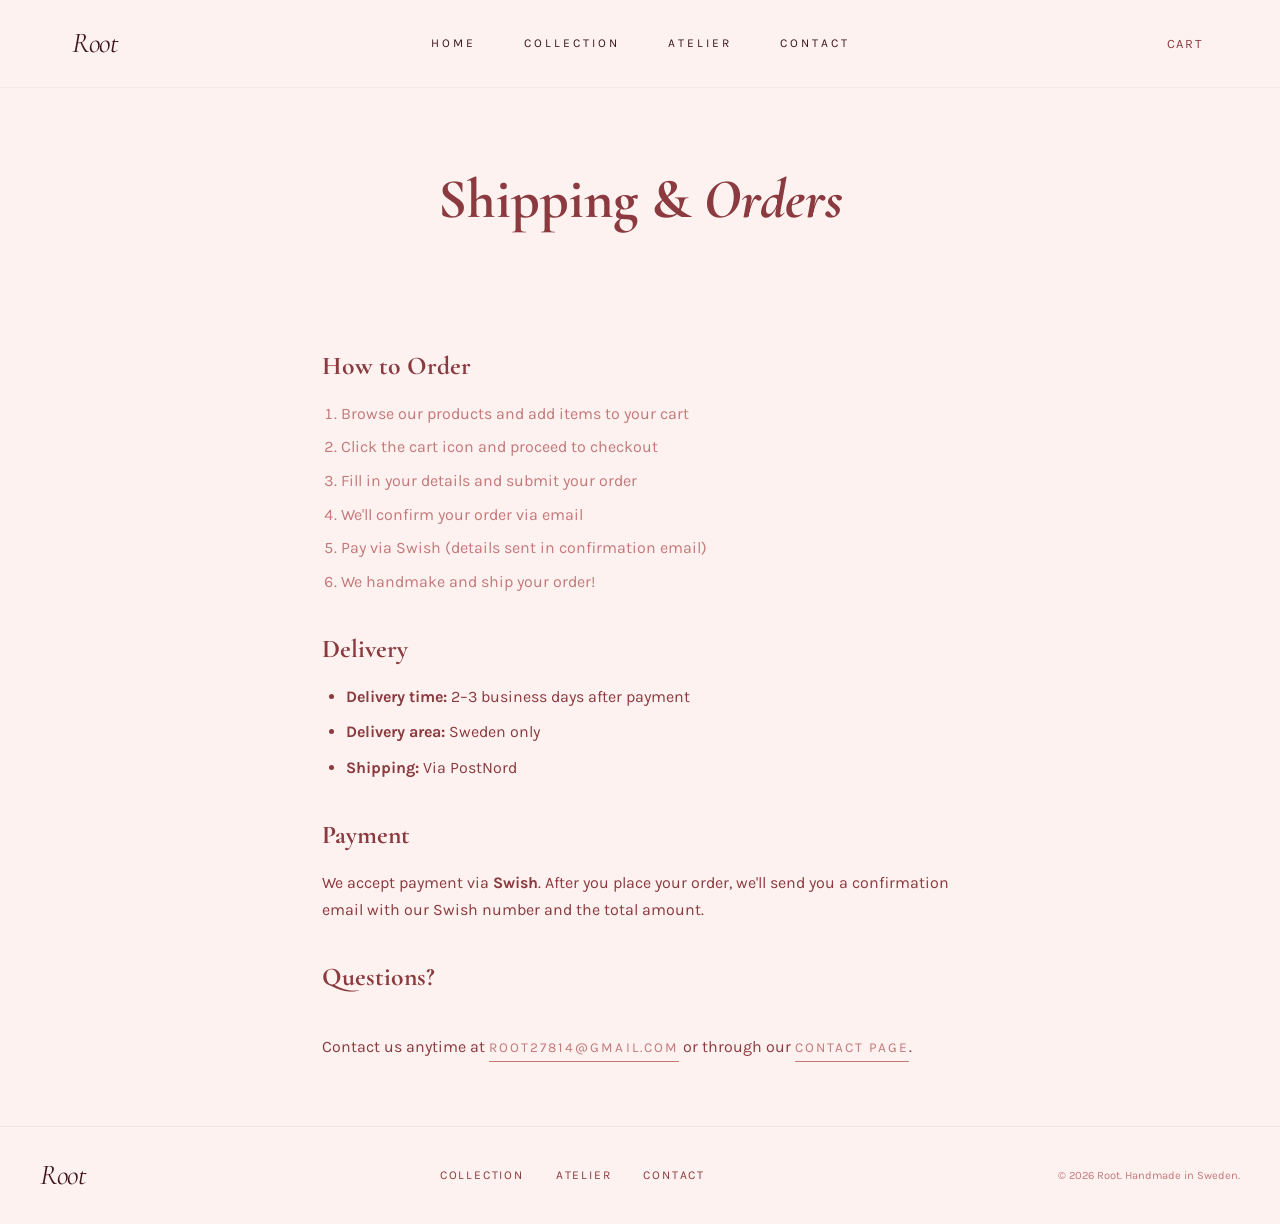
<file: shipping.html>
<!DOCTYPE html>
<html lang="en">
<head>
    <meta charset="UTF-8">
    <meta name="viewport" content="width=device-width, initial-scale=1.0">
    <title>Shipping & Orders — Root</title>
    <link rel="preconnect" href="https://fonts.googleapis.com">
    <link rel="preconnect" href="https://fonts.gstatic.com" crossorigin>
    <link href="https://fonts.googleapis.com/css2?family=Cormorant+Garamond:ital,wght@0,400;0,500;0,600;1,400;1,500&family=Karla:wght@400;500;600&display=swap" rel="stylesheet">
    <link rel="stylesheet" href="style.css">
</head>
<body>
    <nav>
        <div class="nav-container">
            <a href="index.html" class="brand">Root</a>
            <div class="nav-links">
                <a href="index.html">Home</a>
                <a href="products.html">Collection</a>
                <a href="about.html">Atelier</a>
                <a href="contact.html">Contact</a>
            </div>
            <button class="cart-btn" onclick="openCart()">Cart <span id="cartBadge" class="cart-badge">0</span></button>
            <button class="menu-btn" onclick="document.querySelector('.nav-links').classList.toggle('open')">☰</button>
        </div>
    </nav>

    <section class="page-hero">
        <h1>Shipping & <em>Orders</em></h1>
    </section>

    <section class="about-section">
        <div class="about-content">
            <h2>How to Order</h2>
            <ol class="detail-list">
                <li>Browse our products and add items to your cart</li>
                <li>Click the cart icon and proceed to checkout</li>
                <li>Fill in your details and submit your order</li>
                <li>We'll confirm your order via email</li>
                <li>Pay via Swish (details sent in confirmation email)</li>
                <li>We handmake and ship your order!</li>
            </ol>

            <h2>Delivery</h2>
            <ul>
                <li><strong>Delivery time:</strong> 2–3 business days after payment</li>
                <li><strong>Delivery area:</strong> Sweden only</li>
                <li><strong>Shipping:</strong> Via PostNord</li>
            </ul>

            <h2>Payment</h2>
            <p>We accept payment via <strong>Swish</strong>. After you place your order, we'll send you a confirmation email with our Swish number and the total amount.</p>

            <h2>Questions?</h2>
            <p>Contact us anytime at <a href="mailto:root27814@gmail.com" class="link">root27814@gmail.com</a> or through our <a href="contact.html" class="link">contact page</a>.</p>
        </div>
    </section>

    <footer>
        <div class="footer-content">
            <span class="brand">Root</span>
            <div class="footer-links">
                <a href="products.html">Collection</a>
                <a href="about.html">Atelier</a>
                <a href="contact.html">Contact</a>
            </div>
            <p>© 2026 Root. Handmade in Sweden.</p>
        </div>
    </footer>
    <script src="cart.js"></script>
</body>
</html>
</file>
<file: style.css>
* {
    margin: 0;
    padding: 0;
    box-sizing: border-box;
}

:root {
    --petal-100: #fdf2f0;
    --petal-200: #f5d5cf;
    --petal-400: #c4787a;
    --petal-600: #8b3a3f;
    --petal-950: #3d1418;
}

body {
    font-family: 'Karla', sans-serif;
    background: var(--petal-100);
    color: var(--petal-600);
    line-height: 1.7;
}

h1, h2, h3, h4 {
    font-family: 'Cormorant Garamond', serif;
}

em {
    font-style: italic;
}

/* Nav */
nav {
    position: sticky;
    top: 0;
    z-index: 100;
    background: var(--petal-100);
    border-bottom: 1px solid rgba(139, 58, 63, 0.05);
}
.nav-container {
    max-width: 1200px;
    margin: auto;
    padding: 1.2rem 2rem;
    display: flex;
    align-items: center;
    justify-content: space-between;
}
.brand {
    font-family: 'Cormorant Garamond', serif;
    font-size: 1.8rem;
    font-weight: 400;
    font-style: italic;
    text-decoration: none;
    color: var(--petal-950);
    letter-spacing: -0.3px;
}
.nav-links {
    display: flex;
    gap: 3rem;
}
.nav-links a {
    text-decoration: none;
    color: var(--petal-950);
    font-size: 0.75rem;
    text-transform: uppercase;
    letter-spacing: 0.25em;
    transition: color 0.3s;
}
.nav-links a:hover, .nav-links a.active {
    color: var(--petal-400);
}
.menu-btn {
    display: none;
    background: none;
    border: none;
    font-size: 1.5rem;
    cursor: pointer;
    color: var(--petal-600);
}

/* Hero */
.hero {
    padding: 8rem 2rem;
    max-width: 1200px;
    margin: auto;
}
.hero-grid {
    display: grid;
    grid-template-columns: 1.5fr 1fr;
    gap: 4rem;
    align-items: center;
}
.hero-image img, .hero-image video {
    width: 100%;
    aspect-ratio: 4/3;
    object-fit: cover;
    border-radius: 8px;
    outline: 1px solid rgba(0,0,0,0.05);
    outline-offset: -1px;
}
.hero-text h1 {
    font-size: clamp(2.5rem, 5vw, 4rem);
    line-height: 1.15;
    color: var(--petal-600);
}
.hero-text p {
    margin-top: 1.5rem;
    font-size: 1.1rem;
    color: var(--petal-400);
    max-width: 40ch;
}

/* Buttons */
.btn {
    display: inline-flex;
    align-items: center;
    margin-top: 1.5rem;
    padding: 0.7rem 1.8rem;
    background: var(--petal-950);
    color: var(--petal-100);
    border: none;
    border-radius: 2px;
    font-size: 0.75rem;
    font-family: 'Karla', sans-serif;
    font-weight: 500;
    letter-spacing: 0.15em;
    text-transform: uppercase;
    cursor: pointer;
    text-decoration: none;
    transition: opacity 0.3s;
}
.btn:hover {
    opacity: 0.8;
}
.btn-sm {
    margin-top: 1rem;
    padding: 0.6rem 1.6rem;
    font-size: 0.7rem;
}

/* Video section */
.video-section {
    max-width: 800px;
    margin: 3rem auto;
    padding: 0 2rem;
}
.video-section video {
    width: 100%;
    border-radius: 12px;
    outline: 1px solid rgba(0,0,0,0.05);
    outline-offset: -1px;
}

/* Collections */
.collections {
    background: rgba(245, 213, 207, 0.2);
    padding: 10rem 2rem;
}
.section-header {
    max-width: 1200px;
    margin: 0 auto 3rem;
    display: flex;
    justify-content: space-between;
    align-items: flex-end;
}
.section-header h2 {
    font-size: 2rem;
    font-weight: 500;
}
.collection-grid {
    max-width: 1200px;
    margin: auto;
    display: grid;
    grid-template-columns: repeat(auto-fit, minmax(300px, 1fr));
    gap: 3rem;
}
.collection-card {
    transition: transform 0.4s ease;
    text-decoration: none;
    color: inherit;
    display: block;
}
.collection-card:hover {
    transform: translateY(-4px);
}
.collection-img {
    overflow: hidden;
    border-radius: 8px;
    outline: 1px solid rgba(0,0,0,0.05);
    outline-offset: -1px;
}
.collection-img img {
    width: 100%;
    aspect-ratio: 4/5;
    object-fit: cover;
    transition: transform 0.7s ease;
}
.collection-card:hover .collection-img img {
    transform: scale(1.03);
}
.collection-card h3 {
    margin-top: 1.2rem;
    font-size: 1.5rem;
    font-weight: 500;
}
.collection-card p {
    margin-top: 0.4rem;
    font-size: 0.9rem;
    color: var(--petal-400);
}
.price {
    display: block;
    margin-top: 0.5rem;
    font-size: 1.2rem;
    font-weight: 600;
    color: var(--petal-600);
}

/* Story */
.story {
    padding: 12rem 2rem;
    max-width: 1200px;
    margin: auto;
}
.story-grid {
    display: grid;
    grid-template-columns: 1fr 1fr;
    gap: 4rem;
    align-items: center;
}
.story-image img {
    width: 100%;
    aspect-ratio: 4/5;
    object-fit: cover;
    border-radius: 8px;
    outline: 1px solid rgba(0,0,0,0.05);
    outline-offset: -1px;
}
.story-text .label {
    font-size: 0.75rem;
    text-transform: uppercase;
    letter-spacing: 0.3em;
    color: var(--petal-400);
    font-weight: 500;
}
.story-text h2 {
    margin-top: 1rem;
    font-size: clamp(2rem, 3.5vw, 2.8rem);
    line-height: 1.2;
}
.story-text p {
    margin-top: 1.2rem;
    font-size: 1.05rem;
    max-width: 48ch;
    color: var(--petal-600);
}
.link {
    display: inline-block;
    margin-top: 1.5rem;
    color: var(--petal-400);
    text-decoration: none;
    border-bottom: 1px solid var(--petal-400);
    padding-bottom: 2px;
    font-size: 0.85rem;
    text-transform: uppercase;
    letter-spacing: 0.15em;
    transition: color 0.3s;
}
.link:hover {
    color: var(--petal-600);
}

/* CTA */
.cta {
    max-width: 1200px;
    margin: 0 auto 5rem;
    padding: 8rem 2rem;
    text-align: center;
    background: rgba(196, 120, 122, 0.08);
    border-radius: 16px;
    border: 1px solid rgba(0,0,0,0.04);
}
.cta h2 {
    font-size: 2.2rem;
}
.cta p {
    margin-top: 0.8rem;
    color: var(--petal-400);
}

/* Products page */
.products-section {
    max-width: 1200px;
    margin: 0 auto 4rem;
    padding: 0 2rem;
}
.filter-bar {
    display: flex;
    gap: 1rem;
    margin-bottom: 2.5rem;
    justify-content: center;
}
.filter-btn {
    padding: 0.6rem 1.6rem;
    border: 1px solid rgba(139, 58, 63, 0.2);
    border-radius: 2px;
    background: white;
    font-family: 'Karla', sans-serif;
    font-size: 0.9rem;
    cursor: pointer;
    transition: all 0.3s;
    color: var(--petal-600);
}
.filter-btn:hover {
    border-color: var(--petal-400);
}
.filter-btn.active {
    background: var(--petal-600);
    color: var(--petal-100);
    border-color: var(--petal-600);
}
.product-grid {
    display: grid;
    grid-template-columns: repeat(auto-fit, minmax(280px, 1fr));
    gap: 2.5rem;
}
.product-card {
    transition: transform 0.4s ease;
}
.product-card:hover {
    transform: translateY(-4px);
}
.product-img {
    overflow: hidden;
    border-radius: 8px;
    outline: 1px solid rgba(0,0,0,0.05);
    outline-offset: -1px;
}
.product-img + .product-img {
    margin-top: 0.5rem;
}
/* Slider */
.slider {
    position: relative;
    border-radius: 8px;
    overflow: hidden;
    outline: 1px solid rgba(0,0,0,0.05);
    outline-offset: -1px;
}
.slides {
    display: flex;
    overflow-x: auto;
    scroll-snap-type: x mandatory;
    scrollbar-width: none;
}
.slides::-webkit-scrollbar {
    display: none;
}
.slides img {
    min-width: 100%;
    aspect-ratio: 4/5;
    object-fit: cover;
    scroll-snap-align: start;
}
.slide-btn {
    position: absolute;
    top: 50%;
    transform: translateY(-50%);
    background: rgba(255,255,255,0.8);
    border: none;
    width: 32px;
    height: 32px;
    border-radius: 50%;
    font-size: 1.2rem;
    cursor: pointer;
    color: var(--petal-600);
    transition: background 0.3s;
}
.slide-btn:hover {
    background: white;
}
.slide-btn.prev { left: 8px; }
.slide-btn.next { right: 8px; }

.product-img img {
    width: 100%;
    aspect-ratio: 4/5;
    object-fit: cover;
    transition: transform 0.7s ease;
}
.product-card:hover .product-img img {
    transform: scale(1.03);
}
.product-card h3 {
    margin-top: 1rem;
    font-size: 1.4rem;
    font-weight: 500;
}
.product-card p {
    margin-top: 0.3rem;
    font-size: 0.9rem;
    color: var(--petal-400);
}

/* Page hero (about/contact) */
.page-hero {
    text-align: center;
    padding: 4rem 2rem;
}
.page-hero h1 {
    font-size: clamp(2.5rem, 5vw, 3.5rem);
}

/* About image */
.about-image {
    margin-bottom: 2rem;
    text-align: center;
}
.about-image img {
    width: 100%;
    max-width: 400px;
    border-radius: 12px;
    object-fit: cover;
    outline: 1px solid rgba(0,0,0,0.05);
    outline-offset: -1px;
}

/* About */
.about-section {
    max-width: 700px;
    margin: 0 auto 4rem;
    padding: 0 2rem;
}
.about-content h2 {
    font-size: 1.6rem;
    margin: 2rem 0 0.8rem;
}
.about-content p {
    margin-bottom: 1rem;
}
.about-content ul {
    padding-left: 1.5rem;
    margin-bottom: 1.5rem;
}
.about-content li {
    margin-bottom: 0.5rem;
}

/* Contact */
.contact-section {
    max-width: 500px;
    margin: 0 auto 4rem;
    padding: 0 2rem;
}
.contact-content > p {
    margin-bottom: 2rem;
    color: var(--petal-400);
}

/* Forms */
form {
    display: flex;
    flex-direction: column;
    gap: 0.4rem;
}
label {
    margin-top: 0.8rem;
    font-size: 0.85rem;
    font-weight: 500;
    text-transform: uppercase;
    letter-spacing: 0.1em;
    color: var(--petal-400);
}
input, textarea {
    padding: 0.8rem 1rem;
    border: 1px solid rgba(139, 58, 63, 0.15);
    border-radius: 8px;
    font-size: 1rem;
    font-family: 'Karla', sans-serif;
    background: white;
    transition: border-color 0.3s, box-shadow 0.3s;
}
input:focus, textarea:focus {
    outline: none;
    border-color: var(--petal-400);
    box-shadow: 0 0 0 3px rgba(196, 120, 122, 0.1);
}

/* Modal */
.modal {
    display: none;
    position: fixed;
    top: 0; left: 0; right: 0; bottom: 0;
    background: rgba(61, 20, 24, 0.4);
    backdrop-filter: blur(4px);
    align-items: center;
    justify-content: center;
    z-index: 200;
}
.modal-content {
    background: white;
    border-radius: 16px;
    padding: 2.5rem;
    max-width: 500px;
    width: 90%;
    max-height: 90vh;
    overflow-y: auto;
    position: relative;
}
.modal-content h2 {
    font-size: 1.8rem;
    margin-bottom: 0.5rem;
}
.close {
    position: absolute;
    top: 1rem;
    right: 1.5rem;
    font-size: 2rem;
    cursor: pointer;
    color: var(--petal-400);
    transition: color 0.3s;
}
.close:hover {
    color: var(--petal-600);
}

/* Footer */
footer {
    border-top: 1px solid rgba(139, 58, 63, 0.08);
    padding: 1.5rem 2rem;
}
.footer-content {
    max-width: 1200px;
    margin: auto;
    display: flex;
    align-items: center;
    justify-content: space-between;
    flex-wrap: wrap;
    gap: 1rem;
}
.footer-links {
    display: flex;
    gap: 2rem;
}
.footer-links a {
    text-decoration: none;
    color: var(--petal-600);
    font-size: 0.75rem;
    text-transform: uppercase;
    letter-spacing: 0.15em;
    transition: color 0.3s;
}
.footer-links a:hover {
    color: var(--petal-400);
}
footer p {
    font-size: 0.7rem;
    color: var(--petal-400);
}


/* Product links */
.product-link {
    text-decoration: none;
    color: inherit;
    display: block;
}
.product-link h3 {
    transition: color 0.3s;
}
.product-link:hover h3 {
    color: var(--petal-400);
}

/* Cart button */
.cart-btn {
    background: none;
    border: none;
    font-size: 0.8rem;
    font-family: 'Karla', sans-serif;
    text-transform: uppercase;
    letter-spacing: 0.15em;
    cursor: pointer;
    position: relative;
    padding: 0.3rem;
    color: var(--petal-600);
}
.cart-badge {
    position: absolute;
    top: -4px;
    right: -8px;
    background: var(--petal-600);
    color: white;
    font-size: 0.65rem;
    width: 18px;
    height: 18px;
    border-radius: 50%;
    display: inline-flex;
    align-items: center;
    justify-content: center;
    font-family: 'Karla', sans-serif;
}

/* Cart items */
.cart-item {
    display: flex;
    justify-content: space-between;
    align-items: center;
    padding: 0.8rem 0;
    border-bottom: 1px solid rgba(139, 58, 63, 0.1);
}
.cart-total {
    font-size: 1.2rem;
    font-weight: 600;
    margin-top: 1rem;
    color: var(--petal-600);
}
.remove-btn {
    background: none;
    border: none;
    color: var(--petal-400);
    cursor: pointer;
    font-size: 1rem;
    margin-left: 0.5rem;
}
.remove-btn:hover {
    color: var(--petal-600);
}
.empty-cart {
    color: var(--petal-400);
    text-align: center;
    padding: 2rem 0;
}

/* Cart notification */
.cart-notification {
    position: fixed;
    bottom: 2rem;
    right: 2rem;
    background: var(--petal-950);
    color: white;
    padding: 0.8rem 1.5rem;
    border-radius: 4px;
    font-size: 0.9rem;
    z-index: 300;
    opacity: 0;
    transform: translateY(10px);
    transition: all 0.3s;
}
.cart-notification.show {
    opacity: 1;
    transform: translateY(0);
}

/* Product detail page */
.product-detail {
    max-width: 1000px;
    margin: 3rem auto;
    padding: 0 2rem;
}
.detail-grid {
    display: grid;
    grid-template-columns: 400px 1fr;
    gap: 3rem;
    align-items: start;
}
.detail-images .slider {
    max-width: 400px;
}
.detail-images .slides img {
    aspect-ratio: 1/1;
    object-fit: cover;
    max-height: 400px;
    width: 100%;
}
.detail-info h1 {
    font-size: 2.5rem;
    margin: 0.5rem 0;
}
.detail-info .price {
    font-size: 1.5rem;
    display: block;
    margin-bottom: 1rem;
}
.detail-info p {
    margin-bottom: 1rem;
    font-size: 1.05rem;
    color: var(--petal-600);
}
.detail-list {
    padding-left: 1.2rem;
    margin-bottom: 1.5rem;
}
.detail-list li {
    margin-bottom: 0.4rem;
    color: var(--petal-400);
}
.back-link {
    text-decoration: none;
    color: var(--petal-400);
    font-size: 0.85rem;
    text-transform: uppercase;
    letter-spacing: 0.1em;
    transition: color 0.3s;
}
.back-link:hover {
    color: var(--petal-600);
}

/* Mobile */
@media (max-width: 768px) {
    .menu-btn { display: block; }
    .nav-links {
        display: none;
        flex-direction: column;
        position: absolute;
        top: 100%;
        left: 0; right: 0;
        background: var(--petal-100);
        padding: 1.5rem 2rem;
        border-bottom: 1px solid rgba(139, 58, 63, 0.08);
        gap: 1rem;
    }
    .nav-links.open { display: flex; }
    .hero-grid { grid-template-columns: 1fr; gap: 2rem; }
    .story-grid { grid-template-columns: 1fr; gap: 2rem; }
    .detail-grid { grid-template-columns: 1fr; gap: 2rem; }
    .footer-content { flex-direction: column; text-align: center; }
}
</file>
